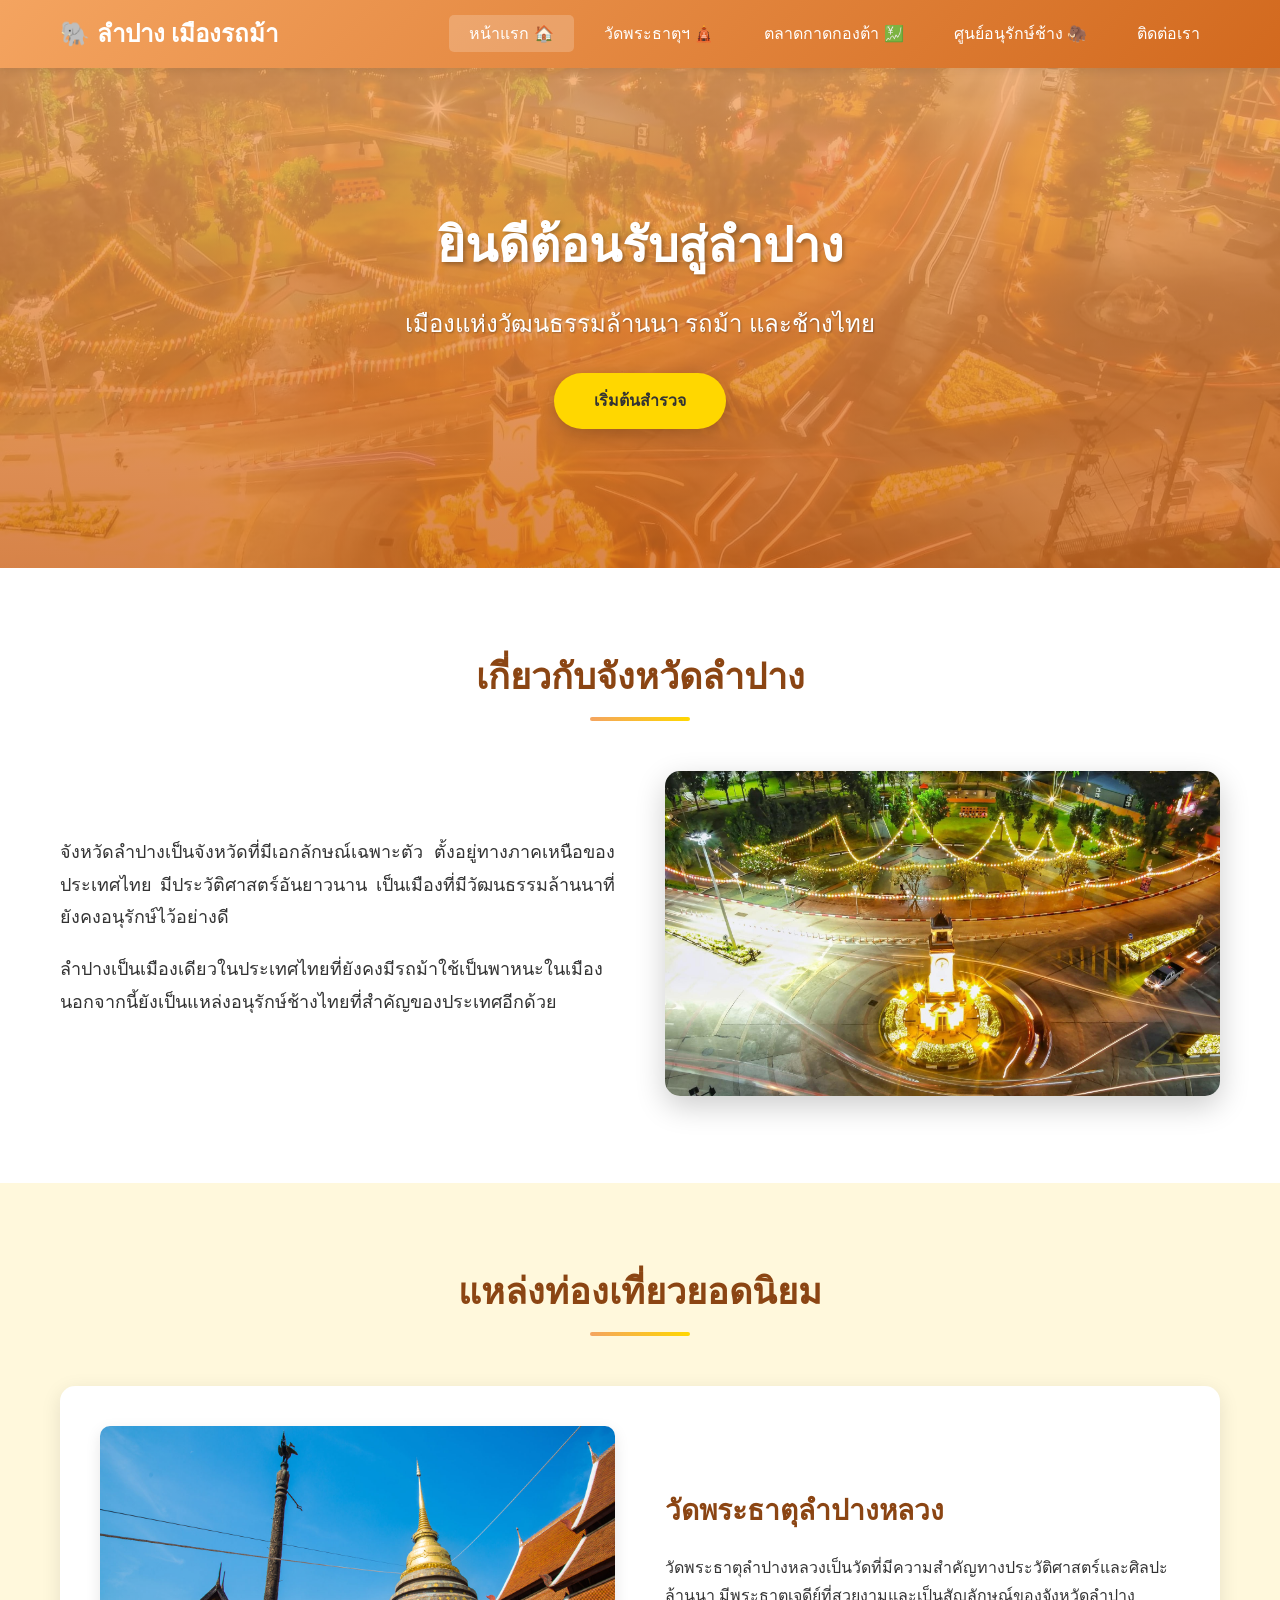
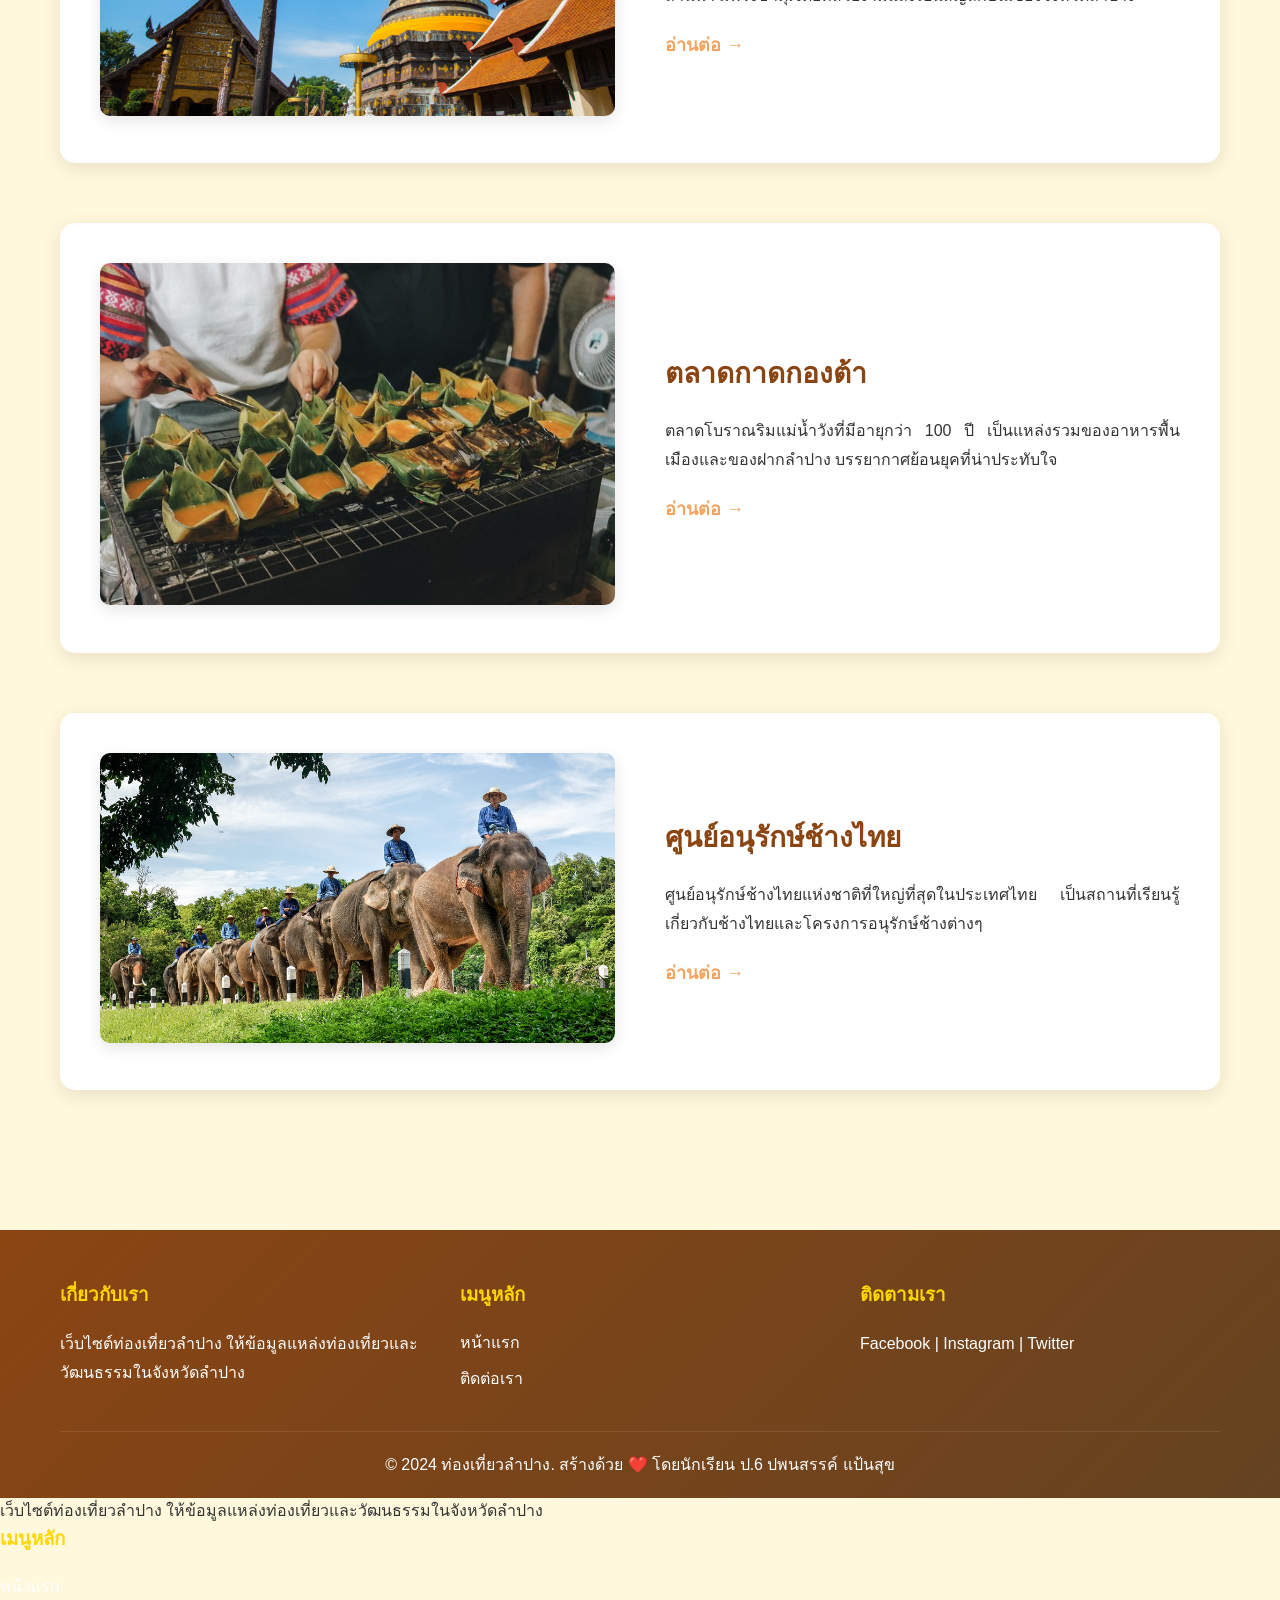
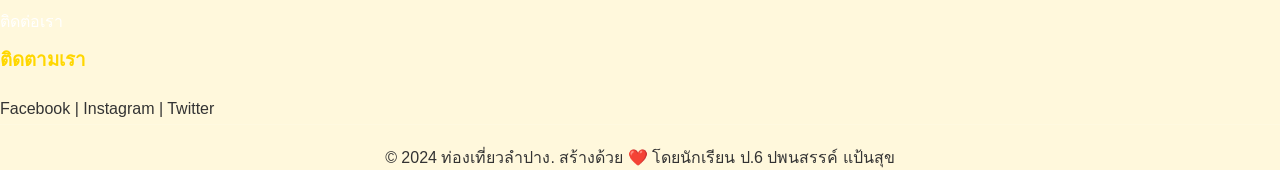
<file: index.html>
<!DOCTYPE html>
<html lang="th">
<head>
    <meta charset="UTF-8">
    <meta name="viewport" content="width=device-width, initial-scale=1.0">
    <title>ท่องเที่ยวลำปาง - เมืองรถม้า</title>
    <link rel="stylesheet" href="styles.css">
</head>
<body>
    <header>
        <div class="container">
            <div class="logo">
                <h1>🐘 ลำปาง เมืองรถม้า</h1>
            </div>
            <nav>
                <ul>
                    <li><a href="index.html" class="active">หน้าแรก 🏠</a></li>
                    <li><a href="wat-phra-that.html">วัดพระธาตุฯ 🛕</a></li>
                    <li><a href="kad-kong-ta.html">ตลาดกาดกองต้า 💹</a></li>
                    <li><a href="elephant-center.html">ศูนย์อนุรักษ์ช้าง 🦣</a></li>
                    <li><a href="contact.html">ติดต่อเรา</a></li>
                </ul>
            </nav>
        </div>
    </header>

    <section class="hero">
        <div class="hero-content">
            <h2>ยินดีต้อนรับสู่ลำปาง</h2>
            <p>เมืองแห่งวัฒนธรรมล้านนา รถม้า และช้างไทย</p>
            <a href="#attractions" class="btn">เริ่มต้นสำรวจ</a>
        </div>
    </section>

    <section class="about" id="attractions">
        <div class="container">
            <h2 class="section-title">เกี่ยวกับจังหวัดลำปาง</h2>
            <div class="content-wrapper">
                <div class="content-text">
                    <p>จังหวัดลำปางเป็นจังหวัดที่มีเอกลักษณ์เฉพาะตัว ตั้งอยู่ทางภาคเหนือของประเทศไทย มีประวัติศาสตร์อันยาวนาน เป็นเมืองที่มีวัฒนธรรมล้านนาที่ยังคงอนุรักษ์ไว้อย่างดี</p>
                    <p>ลำปางเป็นเมืองเดียวในประเทศไทยที่ยังคงมีรถม้าใช้เป็นพาหนะในเมือง นอกจากนี้ยังเป็นแหล่งอนุรักษ์ช้างไทยที่สำคัญของประเทศอีกด้วย</p>
                </div>
                <div class="content-image">
                    <img src="images/lampang1.jpg" alt="ลำปาง">
                </div>
            </div>
        </div>
    </section>
    <section class="attractions">
        <div class="container">
            <h2 class="section-title">แหล่งท่องเที่ยวยอดนิยม</h2>

            <div class="attraction-item">
                <div class="attraction-image">
                    <img src="images/Watphrathatlampangluang.jpg" alt="วัดพระธาตุลำปางหลวง">
                </div>
                <div class="attraction-content">
                    <h3>วัดพระธาตุลำปางหลวง</h3>
                    <p>วัดพระธาตุลำปางหลวงเป็นวัดที่มีความสำคัญทางประวัติศาสตร์และศิลปะล้านนา มีพระธาตุเจดีย์ที่สวยงามและเป็นสัญลักษณ์ของจังหวัดลำปาง</p>
                    <a href="wat-phra-that.html" class="btn-link">อ่านต่อ →</a>
                </div>
            </div>

            <div class="attraction-item reverse">
                <div class="attraction-content">
                    <h3>ตลาดกาดกองต้า</h3>
                    <p>ตลาดโบราณริมแม่น้ำวังที่มีอายุกว่า 100 ปี เป็นแหล่งรวมของอาหารพื้นเมืองและของฝากลำปาง บรรยากาศย้อนยุคที่น่าประทับใจ</p>
                    <a href="kad-kong-ta.html" class="btn-link">อ่านต่อ →</a>
                </div>
                <div class="attraction-image">
                    <img src="images/kongtamarket7.jpg" alt="ตลาดกาดกองต้า">
                </div>
            </div>

            <div class="attraction-item">
                <div class="attraction-image">
                    <img src="images/changthai1.jpg" alt="ศูนย์อนุรักษ์ช้างไทย">
                </div>
                <div class="attraction-content">
                    <h3>ศูนย์อนุรักษ์ช้างไทย</h3>
                    <p>ศูนย์อนุรักษ์ช้างไทยแห่งชาติที่ใหญ่ที่สุดในประเทศไทย เป็นสถานที่เรียนรู้เกี่ยวกับช้างไทยและโครงการอนุรักษ์ช้างต่างๆ</p>
                    <a href="elephant-center.html" class="btn-link">อ่านต่อ →</a>
                </div>
            </div>
        </div>
    </section>

    <footer>
        <div class="container">
            <div class="footer-content">
                <div class="footer-section">
                    <h3>เกี่ยวกับเรา</h3>
                    <p>เว็บไซต์ท่องเที่ยวลำปาง ให้ข้อมูลแหล่งท่องเที่ยวและวัฒนธรรมในจังหวัดลำปาง</p>
                </div>
                <div class="footer-section">
                    <h3>เมนูหลัก</h3>
                    <ul>
                        <li><a href="index.html">หน้าแรก</a></li>
                        <li><a href="contact.html">ติดต่อเรา</a></li>
                    </ul>
                </div>
                <div class="footer-section">
                    <h3>ติดตามเรา</h3>
                    <p>Facebook | Instagram | Twitter</p>
                </div>
            </div>
            <div class="footer-bottom">
                <p>&copy; 2024 ท่องเที่ยวลำปาง. สร้างด้วย ❤️ โดยนักเรียน ป.6 ปพนสรรค์ แป้นสุข</p>
            </div>
        </div>
    </footer>
    <p>เว็บไซต์ท่องเที่ยวลำปาง ให้ข้อมูลแหล่งท่องเที่ยวและวัฒนธรรมในจังหวัดลำปาง</p>
            </div>
            <div class="footer-section">
                <h3>เมนูหลัก</h3>
                <ul>
                    <li><a href="index.html">หน้าแรก</a></li>
                    <li><a href="contact.html">ติดต่อเรา</a></li>
                </ul>
            </div>
            <div class="footer-section">
                <h3>ติดตามเรา</h3>
                <p>Facebook | Instagram | Twitter</p>
            </div>
        </div>
        <div class="footer-bottom">
            <p>&copy; 2024 ท่องเที่ยวลำปาง. สร้างด้วย ❤️ โดยนักเรียน ป.6 ปพนสรรค์ แป้นสุข</p>
        </div>
    </div>
</footer>
</body>
</html>
</file>
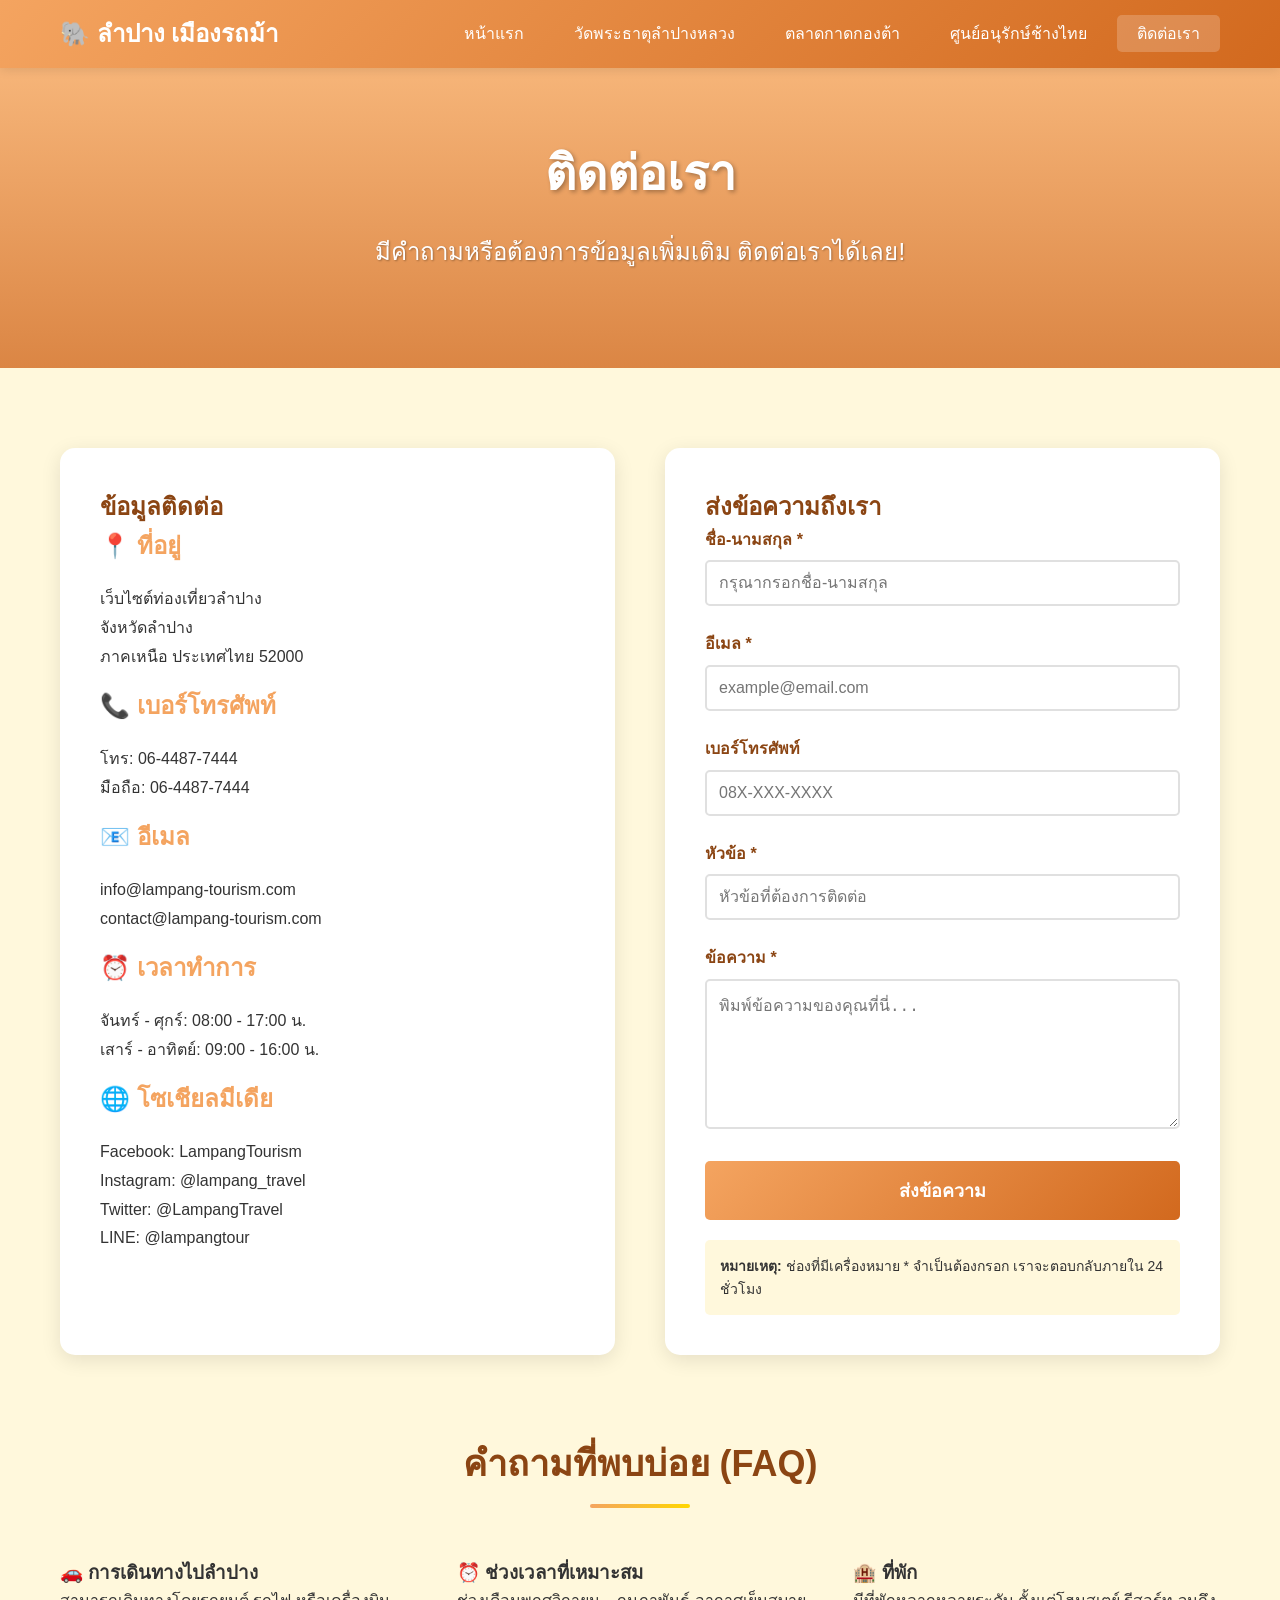
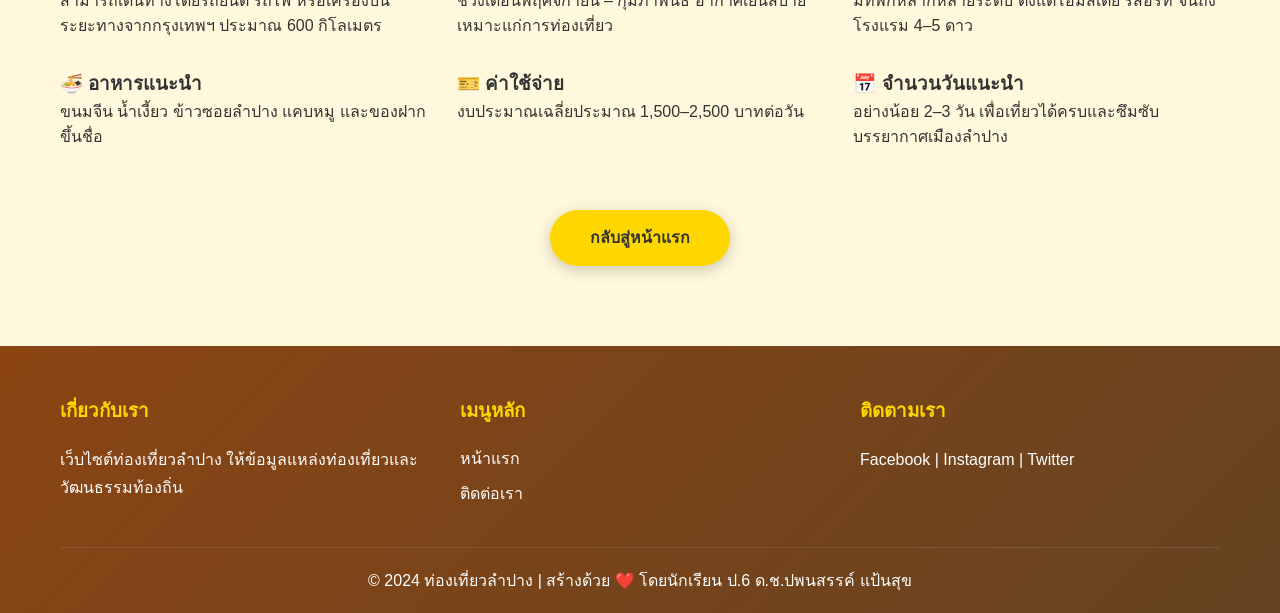
<file: contact.html>
<!DOCTYPE html>
<html lang="th">
<head>
    <meta charset="UTF-8">
    <meta name="viewport" content="width=device-width, initial-scale=1.0">
    <title>ติดต่อเรา - ท่องเที่ยวลำปาง</title>
    <link rel="stylesheet" href="styles.css">
</head>
<body>

<!-- Header และ Navigation -->
<header>
    <div class="container">
        <div class="logo">
            <h1>🐘 ลำปาง เมืองรถม้า</h1>
        </div>
        <nav>
            <ul>
                <li><a href="index.html">หน้าแรก</a></li>
                <li><a href="wat-phra-that.html">วัดพระธาตุลำปางหลวง</a></li>
                <li><a href="kad-kong-ta.html">ตลาดกาดกองต้า</a></li>
                <li><a href="elephant-center.html">ศูนย์อนุรักษ์ช้างไทย</a></li>
                <li><a href="contact.html" class="active">ติดต่อเรา</a></li>
            </ul>
        </nav>
    </div>
</header>

<!-- Hero Section -->
<section class="hero" style="height:300px; background-image: linear-gradient(rgba(244,164,96,0.8), rgba(210,105,30,0.8)), url('https://images.unsplash.com/photo-1423666639041-f56000c27a9a?w=1600&h=400&fit=crop');">
    <div class="hero-content">
        <h2>ติดต่อเรา</h2>
        <p>มีคำถามหรือต้องการข้อมูลเพิ่มเติม ติดต่อเราได้เลย!</p>
    </div>
</section>

<!-- Contact Section -->
<section class="contact-section">
<div class="container">
<div class="contact-container">

<!-- ข้อมูลติดต่อ -->
<div class="contact-info">
    <h2 style="color:#8B4513;">ข้อมูลติดต่อ</h2>

    <div>
        <h3 style="color:#F4A460;">📍 ที่อยู่</h3>
        <p>
            เว็บไซต์ท่องเที่ยวลำปาง<br>
            จังหวัดลำปาง<br>
            ภาคเหนือ ประเทศไทย 52000
        </p>
    </div>

    <div>
        <h3 style="color:#F4A460;">📞 เบอร์โทรศัพท์</h3>
        <p>
            โทร: 06-4487-7444<br>
            มือถือ: 06-4487-7444
        </p>
    </div>

    <div>
        <h3 style="color:#F4A460;">📧 อีเมล</h3>
        <p>
            info@lampang-tourism.com<br>
            contact@lampang-tourism.com
        </p>
    </div>

    <div>
        <h3 style="color:#F4A460;">⏰ เวลาทำการ</h3>
        <p>
            จันทร์ - ศุกร์: 08:00 - 17:00 น.<br>
            เสาร์ - อาทิตย์: 09:00 - 16:00 น.
        </p>
    </div>

    <div>
        <h3 style="color:#F4A460;">🌐 โซเชียลมีเดีย</h3>
        <p>
            Facebook: LampangTourism<br>
            Instagram: @lampang_travel<br>
            Twitter: @LampangTravel<br>
            LINE: @lampangtour
        </p>
    </div>
</div>

<!-- ฟอร์มติดต่อ -->
<div class="contact-form">
    <h2 style="color:#8B4513;">ส่งข้อความถึงเรา</h2>
    <form>
        <div class="form-group">
            <label for="name">ชื่อ-นามสกุล *</label>
            <input type="text" id="name" name="name" required placeholder="กรุณากรอกชื่อ-นามสกุล">
        </div>

        <div class="form-group">
            <label for="email">อีเมล *</label>
            <input type="email" id="email" name="email" required placeholder="example@email.com">
        </div>

        <div class="form-group">
            <label for="phone">เบอร์โทรศัพท์</label>
            <input type="tel" id="phone" name="phone" placeholder="08X-XXX-XXXX">
        </div>

        <div class="form-group">
            <label for="subject">หัวข้อ *</label>
            <input type="text" id="subject" name="subject" required placeholder="หัวข้อที่ต้องการติดต่อ">
        </div>

        <div class="form-group">
            <label for="message">ข้อความ *</label>
            <textarea id="message" name="message" required placeholder="พิมพ์ข้อความของคุณที่นี่..."></textarea>
        </div>

        <button type="submit" class="submit-btn">ส่งข้อความ</button>
    </form>

    <div style="margin-top:20px; background:#FFF8DC; padding:15px; border-radius:5px;">
        <p style="font-size:14px; margin:0;">
            <strong>หมายเหตุ:</strong> ช่องที่มีเครื่องหมาย * จำเป็นต้องกรอก
            เราจะตอบกลับภายใน 24 ชั่วโมง
        </p>
    </div>
</div>

</div>

<!-- FAQ -->
<div style="margin-top:80px;">
<h2 class="section-title">คำถามที่พบบ่อย (FAQ)</h2>

<div style="display:grid; grid-template-columns:repeat(auto-fit,minmax(300px,1fr)); gap:30px;">
    <div class="faq-box">
        <h3>🚗 การเดินทางไปลำปาง</h3>
        <p>สามารถเดินทางโดยรถยนต์ รถไฟ หรือเครื่องบิน ระยะทางจากกรุงเทพฯ ประมาณ 600 กิโลเมตร</p>
    </div>

    <div class="faq-box">
        <h3>⏰ ช่วงเวลาที่เหมาะสม</h3>
        <p>ช่วงเดือนพฤศจิกายน – กุมภาพันธ์ อากาศเย็นสบาย เหมาะแก่การท่องเที่ยว</p>
    </div>

    <div class="faq-box">
        <h3>🏨 ที่พัก</h3>
        <p>มีที่พักหลากหลายระดับ ตั้งแต่โฮมสเตย์ รีสอร์ท จนถึงโรงแรม 4–5 ดาว</p>
    </div>

    <div class="faq-box">
        <h3>🍜 อาหารแนะนำ</h3>
        <p>ขนมจีน น้ำเงี้ยว ข้าวซอยลำปาง แคบหมู และของฝากขึ้นชื่อ</p>
    </div>

    <div class="faq-box">
        <h3>🎫 ค่าใช้จ่าย</h3>
        <p>งบประมาณเฉลี่ยประมาณ 1,500–2,500 บาทต่อวัน</p>
    </div>

    <div class="faq-box">
        <h3>📅 จำนวนวันแนะนำ</h3>
        <p>อย่างน้อย 2–3 วัน เพื่อเที่ยวได้ครบและซึมซับบรรยากาศเมืองลำปาง</p>
    </div>
</div>
</div>

<!-- ปุ่มกลับหน้าแรก -->
<div style="margin-top:60px; text-align:center;">
    <a href="index.html" class="btn">กลับสู่หน้าแรก</a>
</div>

</div>
</section>

<!-- Footer -->
<footer>
    <div class="container">
        <div class="footer-content">
            <div class="footer-section">
                <h3>เกี่ยวกับเรา</h3>
                <p>เว็บไซต์ท่องเที่ยวลำปาง ให้ข้อมูลแหล่งท่องเที่ยวและวัฒนธรรมท้องถิ่น</p>
            </div>
            <div class="footer-section">
                <h3>เมนูหลัก</h3>
                <ul>
                    <li><a href="index.html">หน้าแรก</a></li>
                    <li><a href="contact.html">ติดต่อเรา</a></li>
                </ul>
            </div>
            <div class="footer-section">
                <h3>ติดตามเรา</h3>
                <p>Facebook | Instagram | Twitter</p>
            </div>
        </div>
        <div class="footer-bottom">
            <p>&copy; 2024 ท่องเที่ยวลำปาง | สร้างด้วย ❤️ โดยนักเรียน ป.6 ด.ช.ปพนสรรค์ แป้นสุข</p>
        </div>
    </div>
</footer>

</body>
</html>
</file>
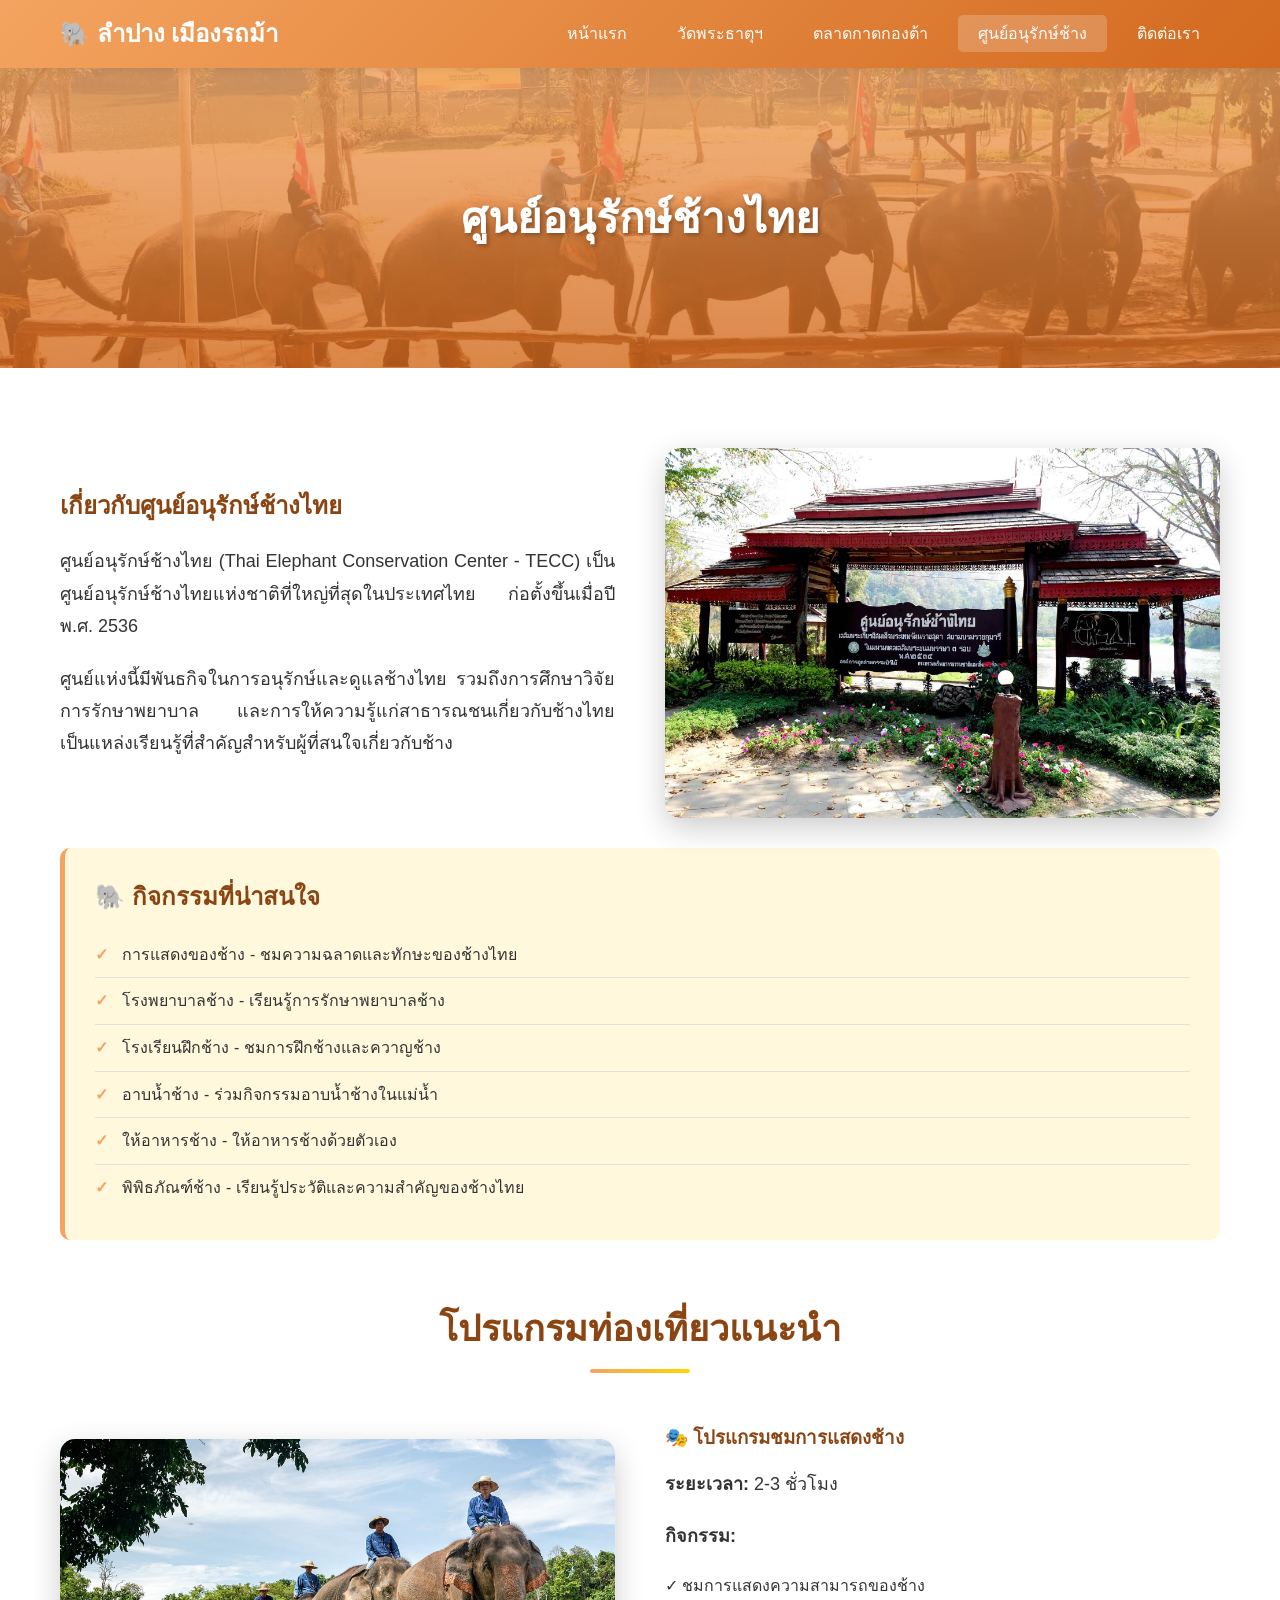
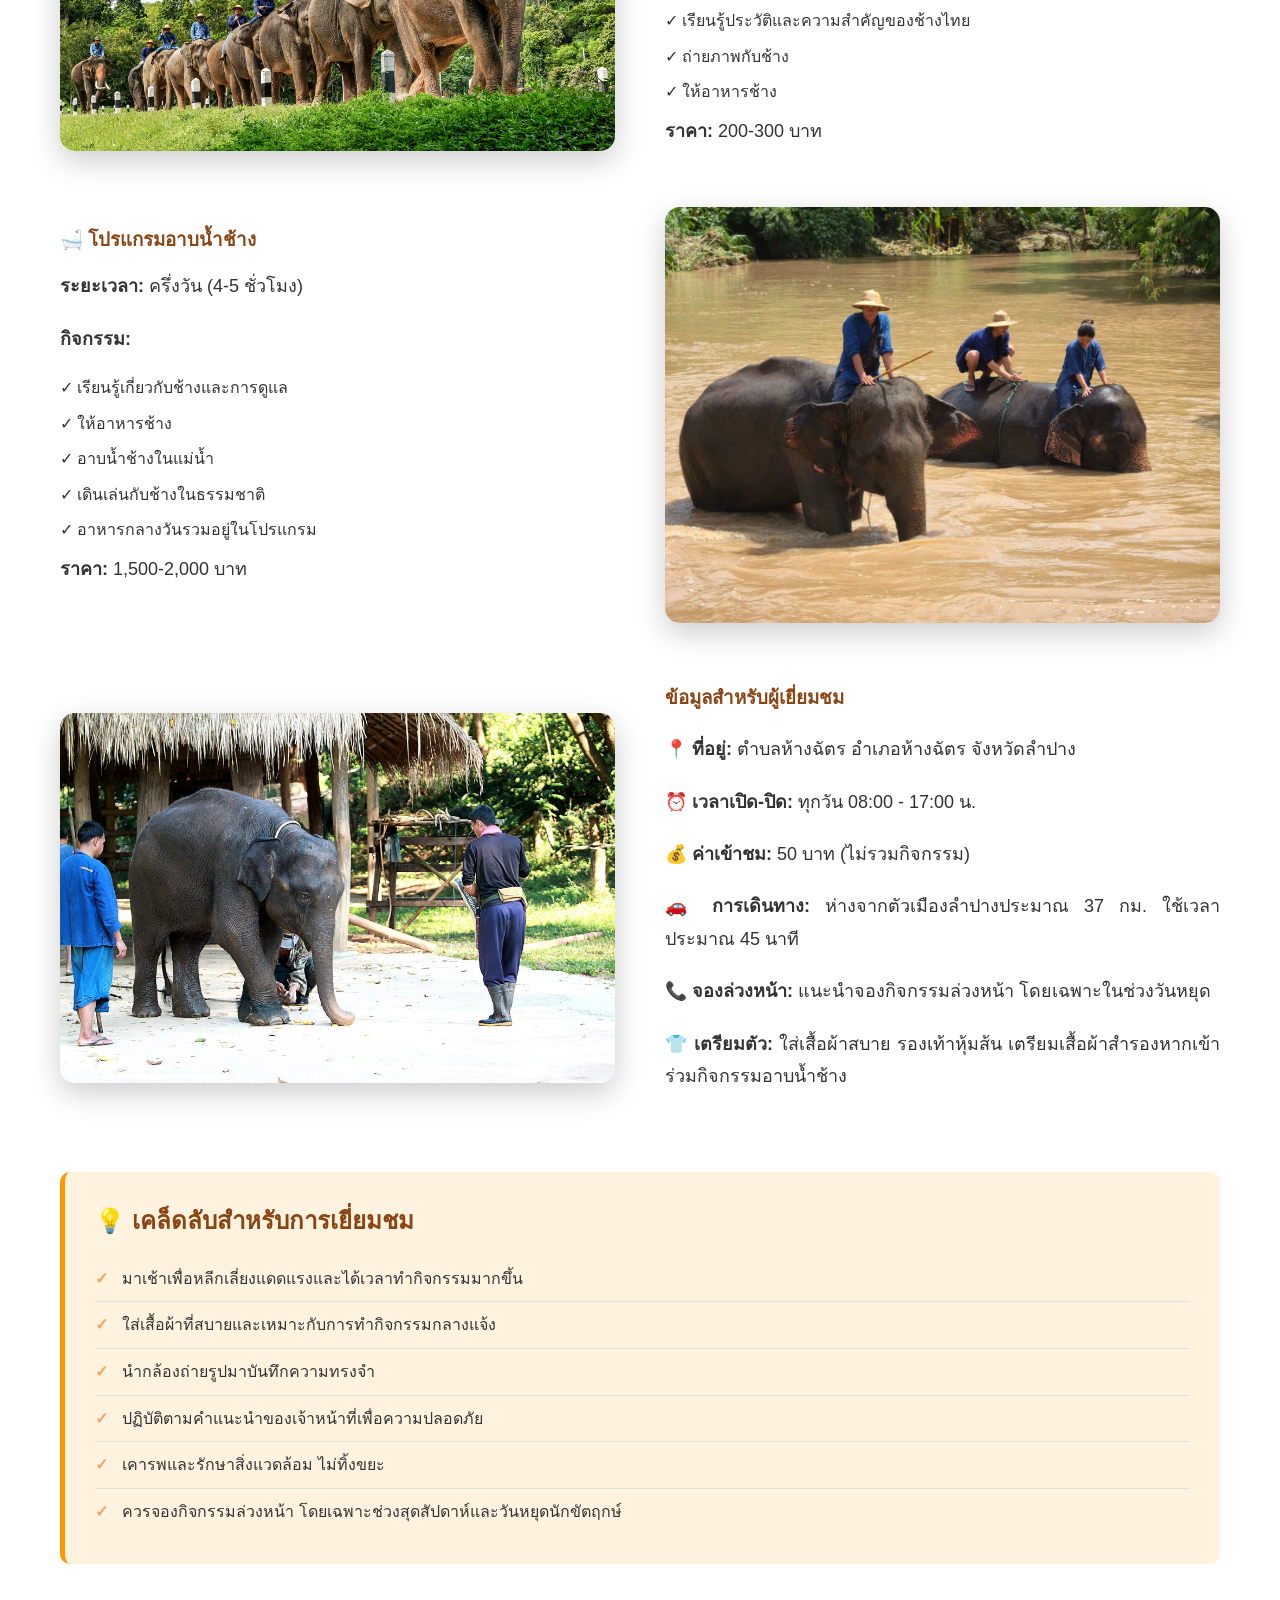
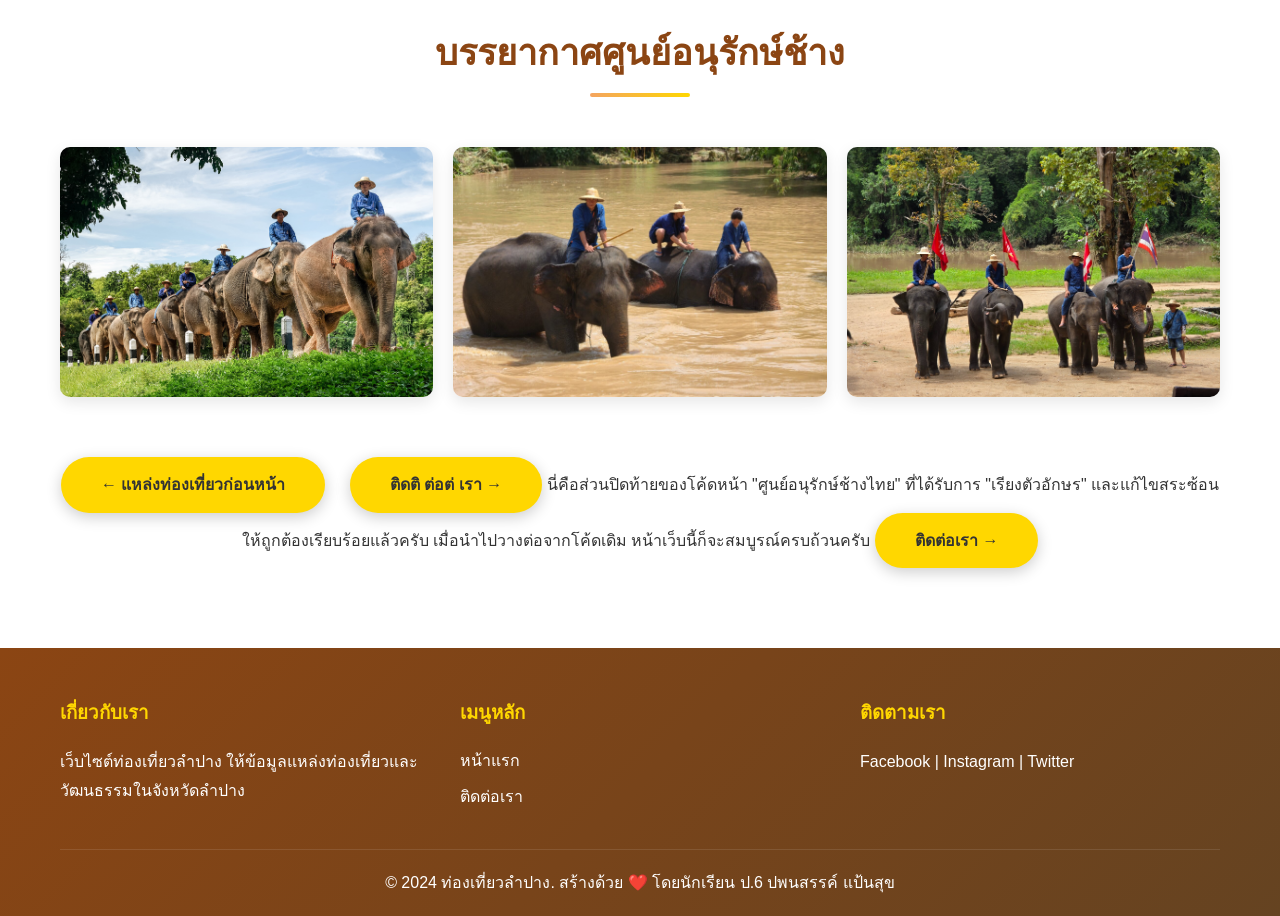
<file: elephant-center.html>
<html lang="th">
<head>
    <meta charset="UTF-8">
    <meta name="viewport" content="width=device-width, initial-scale=1.0">
    <title>ศูนย์อนุรักษ์ช้างไทย - ท่องเที่ยวลำปาง</title>
    <link rel="stylesheet" href="styles.css">
</head>
<bod>
    <header>
        <div class="container">
            <div class="logo">
                <h1>🐘 ลำปาง เมืองรถม้า</h1>
            </div>
            <nav>
                <ul>
                    <li><a href="index.html">หน้าแรก</a></li>
                    <li><a href="wat-phra-that.html">วัดพระธาตุฯ</a></li>
                    <li><a href="kad-kong-ta.html">ตลาดกาดกองต้า</a></li>
                    <li><a href="elephant-center.html" class="active">ศูนย์อนุรักษ์ช้าง</a></li>
                    <li><a href="contact.html">ติดต่อเรา</a></li>
                </ul>
            </nav>
        </div>
    </header>

    <section class="detail-hero" style="background-image: linear-gradient(rgba(244, 164, 96, 0.8), rgba(210, 105, 30, 0.8)), url('images/changthai0.jpeg');">
        <h2>ศูนย์อนุรักษ์ช้างไทย</h2>
    </section>

    <section class="detail-content">
        <div class="container">
            <div class="content-wrapper">
                <div class="content-text">
                    <h2 style="color: #8B4513; margin-bottom: 20px;">เกี่ยวกับศูนย์อนุรักษ์ช้างไทย</h2>
                    <p>ศูนย์อนุรักษ์ช้างไทย (Thai Elephant Conservation Center - TECC) เป็นศูนย์อนุรักษ์ช้างไทยแห่งชาติที่ใหญ่ที่สุดในประเทศไทย ก่อตั้งขึ้นเมื่อปี พ.ศ. 2536</p>
                    <p>ศูนย์แห่งนี้มีพันธกิจในการอนุรักษ์และดูแลช้างไทย รวมถึงการศึกษาวิจัย การรักษาพยาบาล และการให้ความรู้แก่สาธารณชนเกี่ยวกับช้างไทย เป็นแหล่งเรียนรู้ที่สำคัญสำหรับผู้ที่สนใจเกี่ยวกับช้าง</p>
                </div>
                <div class="content-image">
                    <img src="images/changthai01.jpeg" alt="ศูนย์อนุรักษ์ช้างไทย">
                </div>
            </div>
            <div class="info-box">
                <h3>🐘 กิจกรรมที่น่าสนใจ</h3>
                <ul>
                    <li>การแสดงของช้าง - ชมความฉลาดและทักษะของช้างไทย</li>
                    <li>โรงพยาบาลช้าง - เรียนรู้การรักษาพยาบาลช้าง</li>
                    <li>โรงเรียนฝึกช้าง - ชมการฝึกช้างและควาญช้าง</li>
                    <li>อาบน้ำช้าง - ร่วมกิจกรรมอาบน้ำช้างในแม่น้ำ</li>
                    <li>ให้อาหารช้าง - ให้อาหารช้างด้วยตัวเอง</li>
                    <li>พิพิธภัณฑ์ช้าง - เรียนรู้ประวัติและความสำคัญของช้างไทย</li>
                </ul>
            </div>
    
            <div style="margin-top: 60px;">
                <h2 class="section-title">โปรแกรมท่องเที่ยวแนะนำ</h2>
    
                <div class="content-wrapper" style="margin-bottom: 40px;">
                    <div class="content-image">
                        <img src="images/changthai1.jpg" alt="การแสดงช้าง">
                    </div>
                    <div class="content-text">
                        <h3 style="color: #8B4513; margin-bottom: 15px;">🎭 โปรแกรมชมการแสดงช้าง</h3>
                        <p><strong>ระยะเวลา:</strong> 2-3 ชั่วโมง</p>
                        <p><strong>กิจกรรม:</strong></p>
                        <ul style="list-style: none; padding-left: 0;">
                            <li style="margin-bottom: 10px;">✓ ชมการแสดงความสามารถของช้าง</li>
                            <li style="margin-bottom: 10px;">✓ เรียนรู้ประวัติและความสำคัญของช้างไทย</li>
                            <li style="margin-bottom: 10px;">✓ ถ่ายภาพกับช้าง</li>
                            <li style="margin-bottom: 10px;">✓ ให้อาหารช้าง</li>
                        </ul>
                        <p><strong>ราคา:</strong> 200-300 บาท</p>
                    </div>
                </div>
    
                <div class="content-wrapper">
                    <div class="content-text">
                        <h3 style="color: #8B4513; margin-bottom: 15px;">🛁 โปรแกรมอาบน้ำช้าง</h3>
                        <p><strong>ระยะเวลา:</strong> ครึ่งวัน (4-5 ชั่วโมง)</p>
                        <p><strong>กิจกรรม:</strong></p>
                        <ul style="list-style: none; padding-left: 0;">
                            <li style="margin-bottom: 10px;">✓ เรียนรู้เกี่ยวกับช้างและการดูแล</li>
                            <li style="margin-bottom: 10px;">✓ ให้อาหารช้าง</li>
                            <li style="margin-bottom: 10px;">✓ อาบน้ำช้างในแม่น้ำ</li>
                            <li style="margin-bottom: 10px;">✓ เดินเล่นกับช้างในธรรมชาติ</li>
                            <li style="margin-bottom: 10px;">✓ อาหารกลางวันรวมอยู่ในโปรแกรม</li>
                        </ul>
                        <p><strong>ราคา:</strong> 1,500-2,000 บาท</p>
                    </div><div class="content-image">
                        <img src="images/changthai2.jpg" alt="อาบน้ำช้าง">
                    </div>
                </div>
            </div>
        
            <div class="content-wrapper" style="margin-top: 60px;">
                <div class="content-image">
                    <img src="images/changthai6.jpg" alt="ช้างน้อย">
                </div>
                <div class="content-text">
                    <h3 style="color: #8B4513; margin-bottom: 20px;">ข้อมูลสำหรับผู้เยี่ยมชม</h3>
                    <p><strong>📍 ที่อยู่:</strong> ตำบลห้างฉัตร อำเภอห้างฉัตร จังหวัดลำปาง</p>
                    <p><strong>⏰ เวลาเปิด-ปิด:</strong> ทุกวัน 08:00 - 17:00 น.</p>
                    <p><strong>💰 ค่าเข้าชม:</strong> 50 บาท (ไม่รวมกิจกรรม)</p>
                    <p><strong>🚗 การเดินทาง:</strong> ห่างจากตัวเมืองลำปางประมาณ 37 กม. ใช้เวลาประมาณ 45 นาที</p>
                    <p><strong>📞 จองล่วงหน้า:</strong> แนะนำจองกิจกรรมล่วงหน้า โดยเฉพาะในช่วงวันหยุด</p>
                    <p><strong>👕 เตรียมตัว:</strong> ใส่เสื้อผ้าสบาย รองเท้าหุ้มส้น เตรียมเสื้อผ้าสำรองหากเข้าร่วมกิจกรรมอาบน้ำช้าง</p>
                </div>
            </div>
        
            <div class="info-box" style="margin-top: 60px; background-color: #FFF3E0; border-left-color: #FF9800;">
                <h3>💡 เคล็ดลับสำหรับการเยี่ยมชม</h3>
                <ul>
                    <li>มาเช้าเพื่อหลีกเลี่ยงแดดแรงและได้เวลาทำกิจกรรมมากขึ้น</li>
                    <li>ใส่เสื้อผ้าที่สบายและเหมาะกับการทำกิจกรรมกลางแจ้ง</li>
                    <li>นำกล้องถ่ายรูปมาบันทึกความทรงจำ</li>
                    <li>ปฏิบัติตามคำแนะนำของเจ้าหน้าที่เพื่อความปลอดภัย</li>
                    <li>เคารพและรักษาสิ่งแวดล้อม ไม่ทิ้งขยะ</li>
                    <li>ควรจองกิจกรรมล่วงหน้า โดยเฉพาะช่วงสุดสัปดาห์และวันหยุดนักขัตฤกษ์</li>
                </ul>
            </div>
        
            <div style="margin-top: 60px;">
                <h2 class="section-title">บรรยากาศศูนย์อนุรักษ์ช้าง</h2>
                <div class="gallery">
                    <img src="images/changthai1.jpg" alt="ช้าง 1">
                    <img src="images/changthai2.jpg" alt="ช้าง 2">
                    <img src="images/changthai3.jpg" alt="ช้าง 3">
                </div>
            </div>
        
            <div style="margin-top: 60px; text-align: center;">
                <a href="kad-kong-ta.html" class="btn" style="margin-right: 20px;">← แหล่งท่องเที่ยวก่อนหน้า</a>
                <a href="contact.html" class="btn">ติดติ ต่อต่ เรา →</a>
                นี่คือส่วนปิดท้ายของโค้ดหน้า "ศูนย์อนุรักษ์ช้างไทย" ที่ได้รับการ "เรียงตัวอักษร" และแก้ไขสระซ้อนให้ถูกต้องเรียบร้อยแล้วครับ เมื่อนำไปวางต่อจากโค้ดเดิม หน้าเว็บนี้ก็จะสมบูรณ์ครบถ้วนครับ

                
                        <a href="contact.html" class="btn">ติดต่อเรา →</a>
                    </div>
                </section>
                
                <footer>
                    <div class="container">
                        <div class="footer-content">
                            <div class="footer-section">
                                <h3>เกี่ยวกับเรา</h3>
                                <p>เว็บไซต์ท่องเที่ยวลำปาง ให้ข้อมูลแหล่งท่องเที่ยวและวัฒนธรรมในจังหวัดลำปาง</p>
                            </div>
                            <div class="footer-section">
                                <h3>เมนูหลัก</h3>
                                <ul>
                                    <li><a href="index.html">หน้าแรก</a></li>
                                    <li><a href="contact.html">ติดต่อเรา</a></li>
                                </ul>
                            </div>
                            <div class="footer-section">
                                <h3>ติดตามเรา</h3>
                                <p>Facebook | Instagram | Twitter</p>
                            </div>
                        </div>
                        <div class="footer-bottom">
                            <p>&copy; 2024 ท่องเที่ยวลำปาง. สร้างด้วย ❤️ โดยนักเรียน ป.6 ปพนสรรค์ แป้นสุข</p>
                        </div>
                    </div>
                </footer>
                </body>
                </html>
</file>
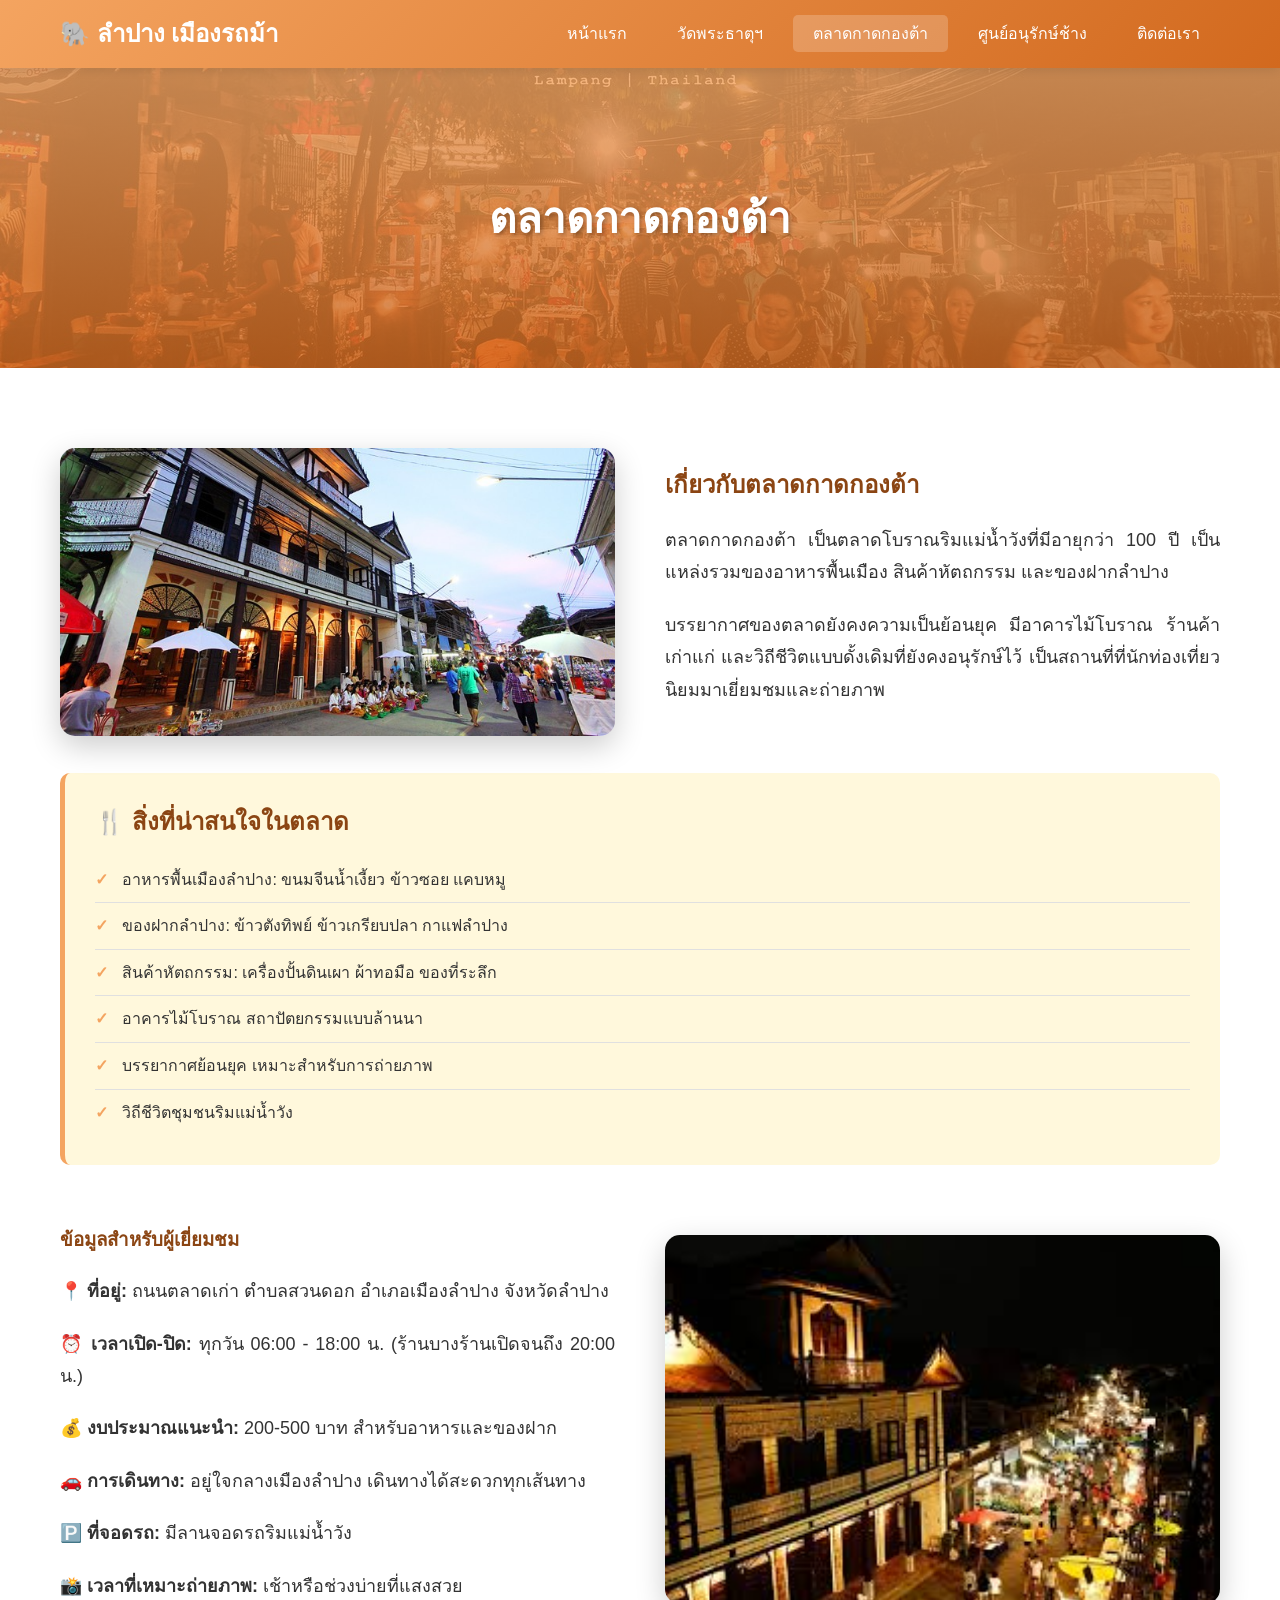
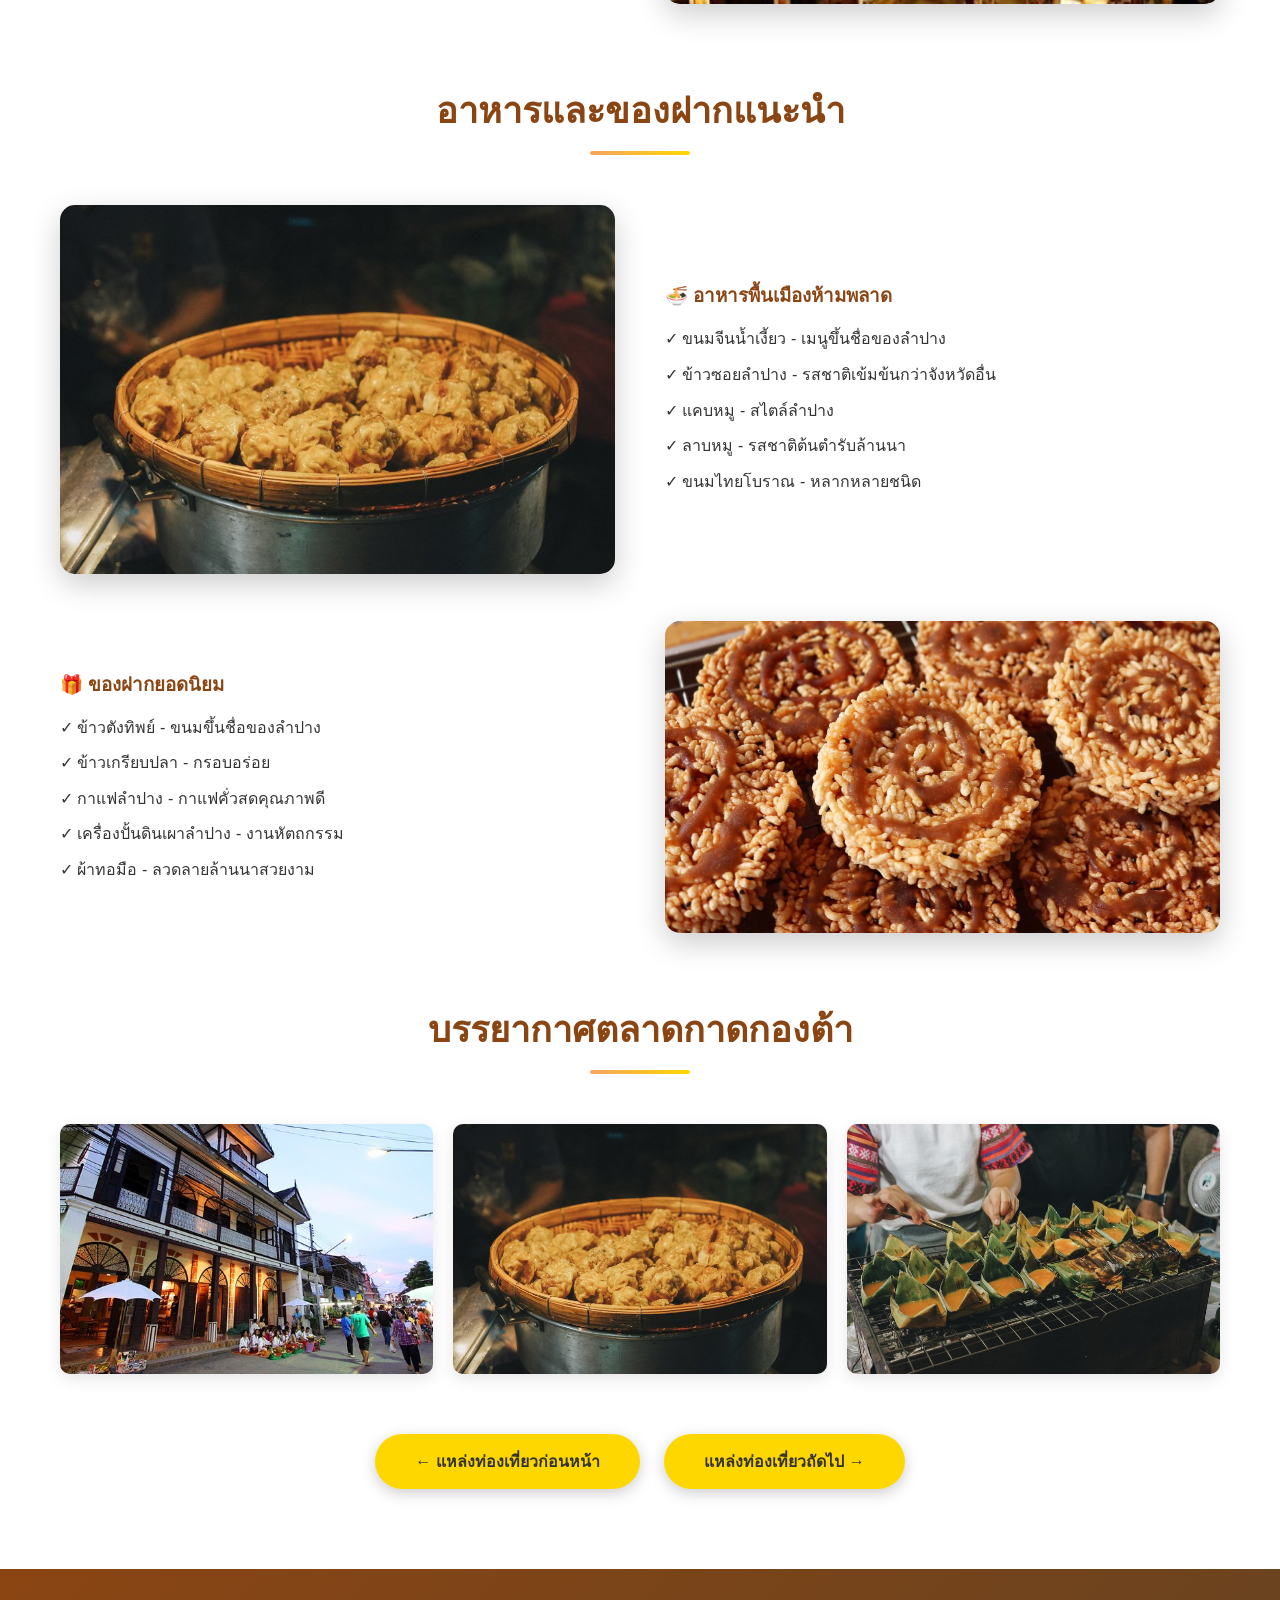
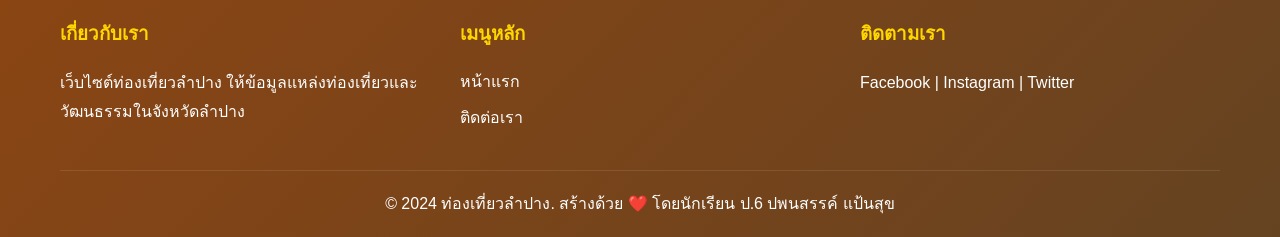
<file: kad-kong-ta.html>
<!DOCTYPE html>
<html lang="th">
<head>
    <meta charset="UTF-8">
    <meta name="viewport" content="width=device-width, initial-scale=1.0">
    <title>ตลาดกาดกองต้า - ท่องเที่ยวลำปาง</title>
    <link rel="stylesheet" href="styles.css">
</head>
<body>
    <header>
        <div class="container">
            <div class="logo">
                <h1>🐘 ลำปาง เมืองรถม้า</h1>
            </div>
            <nav>
                <ul>
                    <li><a href="index.html">หน้าแรก</a></li>
                    <li><a href="wat-phra-that.html">วัดพระธาตุฯ</a></li>
                    <li><a href="kad-kong-ta.html" class="active">ตลาดกาดกองต้า</a></li>
                    <li><a href="elephant-center.html">ศูนย์อนุรักษ์ช้าง</a></li>
                    <li><a href="contact.html">ติดต่อเรา</a></li>
                </ul>
            </nav>
        </div>
    </header>

    <section class="detail-hero" style="background-image: linear-gradient(rgba(244, 164, 96, 0.8), rgba(210, 105, 30, 0.8)), url('images/coverkongtamarket.jpg');">
        <h2>ตลาดกาดกองต้า</h2>
    </section>

    <section class="detail-content">
        <div class="container">
            <div class="content-wrapper">
                <div class="content-image">
                    <img src="images/kongtamarket1.jpg" alt="ตลาดกาดกองต้า">
                </div>
                <div class="content-text">
                    <h2 style="color: #8B4513; margin-bottom: 20px;">เกี่ยวกับตลาดกาดกองต้า</h2>
                    <p>ตลาดกาดกองต้า เป็นตลาดโบราณริมแม่น้ำวังที่มีอายุกว่า 100 ปี เป็นแหล่งรวมของอาหารพื้นเมือง สินค้าหัตถกรรม และของฝากลำปาง</p>
                    <p>บรรยากาศของตลาดยังคงความเป็นย้อนยุค มีอาคารไม้โบราณ ร้านค้าเก่าแก่ และวิถีชีวิตแบบดั้งเดิมที่ยังคงอนุรักษ์ไว้ เป็นสถานที่ที่นักท่องเที่ยวนิยมมาเยี่ยมชมและถ่ายภาพ</p>
                </div>
            </div>

            <div class="info-box">
                <h3>🍴 สิ่งที่น่าสนใจในตลาด</h3>
                <ul>
                    <li>อาหารพื้นเมืองลำปาง: ขนมจีนน้ำเงี้ยว ข้าวซอย แคบหมู</li>
                    <li>ของฝากลำปาง: ข้าวตังทิพย์ ข้าวเกรียบปลา กาแฟลำปาง</li>
                    <li>สินค้าหัตถกรรม: เครื่องปั้นดินเผา ผ้าทอมือ ของที่ระลึก</li>
                    <li>อาคารไม้โบราณ สถาปัตยกรรมแบบล้านนา</li>
                    <li>บรรยากาศย้อนยุค เหมาะสำหรับการถ่ายภาพ</li>
                    <li>วิถีชีวิตชุมชนริมแม่น้ำวัง</li>
                </ul>
            </div>

            <div class="content-wrapper" style="margin-top: 60px;">
                <div class="content-text">
                    <h3 style="color: #8B4513; margin-bottom: 20px;">ข้อมูลสำหรับผู้เยี่ยมชม</h3>
                    <p><strong>📍 ที่อยู่:</strong> ถนนตลาดเก่า ตำบลสวนดอก อำเภอเมืองลำปาง จังหวัดลำปาง</p>
                    <p><strong>⏰ เวลาเปิด-ปิด:</strong> ทุกวัน 06:00 - 18:00 น. (ร้านบางร้านเปิดจนถึง 20:00 น.)</p>
                    <p><strong>💰 งบประมาณแนะนำ:</strong> 200-500 บาท สำหรับอาหารและของฝาก</p>
                    <p><strong>🚗 การเดินทาง:</strong> อยู่ใจกลางเมืองลำปาง เดินทางได้สะดวกทุกเส้นทาง</p>
                    <p><strong>🅿️ ที่จอดรถ:</strong> มีลานจอดรถริมแม่น้ำวัง</p>
                    <p><strong>📸 เวลาที่เหมาะถ่ายภาพ:</strong> เช้าหรือช่วงบ่ายที่แสงสวย</p>
                </div>
                <div class="content-image">
                    <img src="images/kongtamarket3.jpg" alt="บรรยากาศตลาด">
                </div>
            </div>

            <div style="margin-top: 60px;">
                <h2 class="section-title">อาหารและของฝากแนะนำ</h2>
                <div class="content-wrapper" style="margin-bottom: 40px;">
                    <div class="content-image">
                        <img src="images/kongtamarket6.jpg" alt="อาหารพื้นเมือง">
                    </div>
                    <div class="content-text">
                        <h3 style="color: #8B4513; margin-bottom: 15px;">🍜 อาหารพื้นเมืองห้ามพลาด</h3>
                        <ul style="list-style: none; padding-left: 0;">
                            <li style="margin-bottom: 10px;">✓ ขนมจีนน้ำเงี้ยว - เมนูขึ้นชื่อของลำปาง</li>
                            <li style="margin-bottom: 10px;">✓ ข้าวซอยลำปาง - รสชาติเข้มข้นกว่าจังหวัดอื่น</li>
                            <li style="margin-bottom: 10px;">✓ แคบหมู - สไตล์ลำปาง</li>
                            <li style="margin-bottom: 10px;">✓ ลาบหมู - รสชาติต้นตำรับล้านนา</li>
                            <li style="margin-bottom: 10px;">✓ ขนมไทยโบราณ - หลากหลายชนิด</li>
                        </ul>
                    </div>
                </div>

                <div class="content-wrapper">
                    <div class="content-text">
                        <h3 style="color: #8B4513; margin-bottom: 15px;">🎁 ของฝากยอดนิยม</h3>
                        <ul style="list-style: none; padding-left: 0;">
                            <li style="margin-bottom: 10px;">✓ ข้าวตังทิพย์ - ขนมขึ้นชื่อของลำปาง</li>
                            <li style="margin-bottom: 10px;">✓ ข้าวเกรียบปลา - กรอบอร่อย</li>
                            <li style="margin-bottom: 10px;">✓ กาแฟลำปาง - กาแฟคั่วสดคุณภาพดี</li>
                            <li style="margin-bottom: 10px;">✓ เครื่องปั้นดินเผาลำปาง - งานหัตถกรรม</li>
                            <li style="margin-bottom: 10px;">✓ ผ้าทอมือ - ลวดลายล้านนาสวยงาม</li>
                        </ul>
                    </div>
                    <div class="content-image">
                        <img src="images/kong0.jpg" alt="ของฝาก">
                    </div>
                </div>
            </div>

            <div style="margin-top: 60px;">
                <h2 class="section-title">บรรยากาศตลาดกาดกองต้า</h2>
                <div class="gallery">
                    <img src="images/kongtamarket1.jpg" alt="ตลาด 1">
                    <img src="images/kongtamarket6.jpg" alt="ตลาด 2">
                    <img src="images/kongtamarket7.jpg" alt="อาหาร">
                </div>
            </div>

            <div style="margin-top: 60px; text-align: center;">
                <a href="wat-phra-that.html" class="btn" style="margin-right: 20px;">← แหล่งท่องเที่ยวก่อนหน้า</a>
                <a href="elephant-center.html" class="btn">แหล่งท่องเที่ยวถัดไป →</a>
            </div>
        </div>
    </section>

    <footer>
        <div class="container">
            <div class="footer-content">
                <div class="footer-section">
                    <h3>เกี่ยวกับเรา</h3>
                    <p>เว็บไซต์ท่องเที่ยวลำปาง ให้ข้อมูลแหล่งท่องเที่ยวและวัฒนธรรมในจังหวัดลำปาง</p>
                </div>
                <div class="footer-section">
                    <h3>เมนูหลัก</h3>
                    <ul>
                        <li><a href="index.html">หน้าแรก</a></li>
                        <li><a href="contact.html">ติดต่อเรา</a></li>
                    </ul>
                </div>
                <div class="footer-section">
                    <h3>ติดตามเรา</h3>
                    <p>Facebook | Instagram | Twitter</p>
                </div>
            </div>
            <div class="footer-bottom">
                <p>&copy; 2024 ท่องเที่ยวลำปาง. สร้างด้วย ❤️ โดยนักเรียน ป.6 ปพนสรรค์ แป้นสุข</p>
            </div>
        </div>
    </footer>
</body>
</html>
</file>
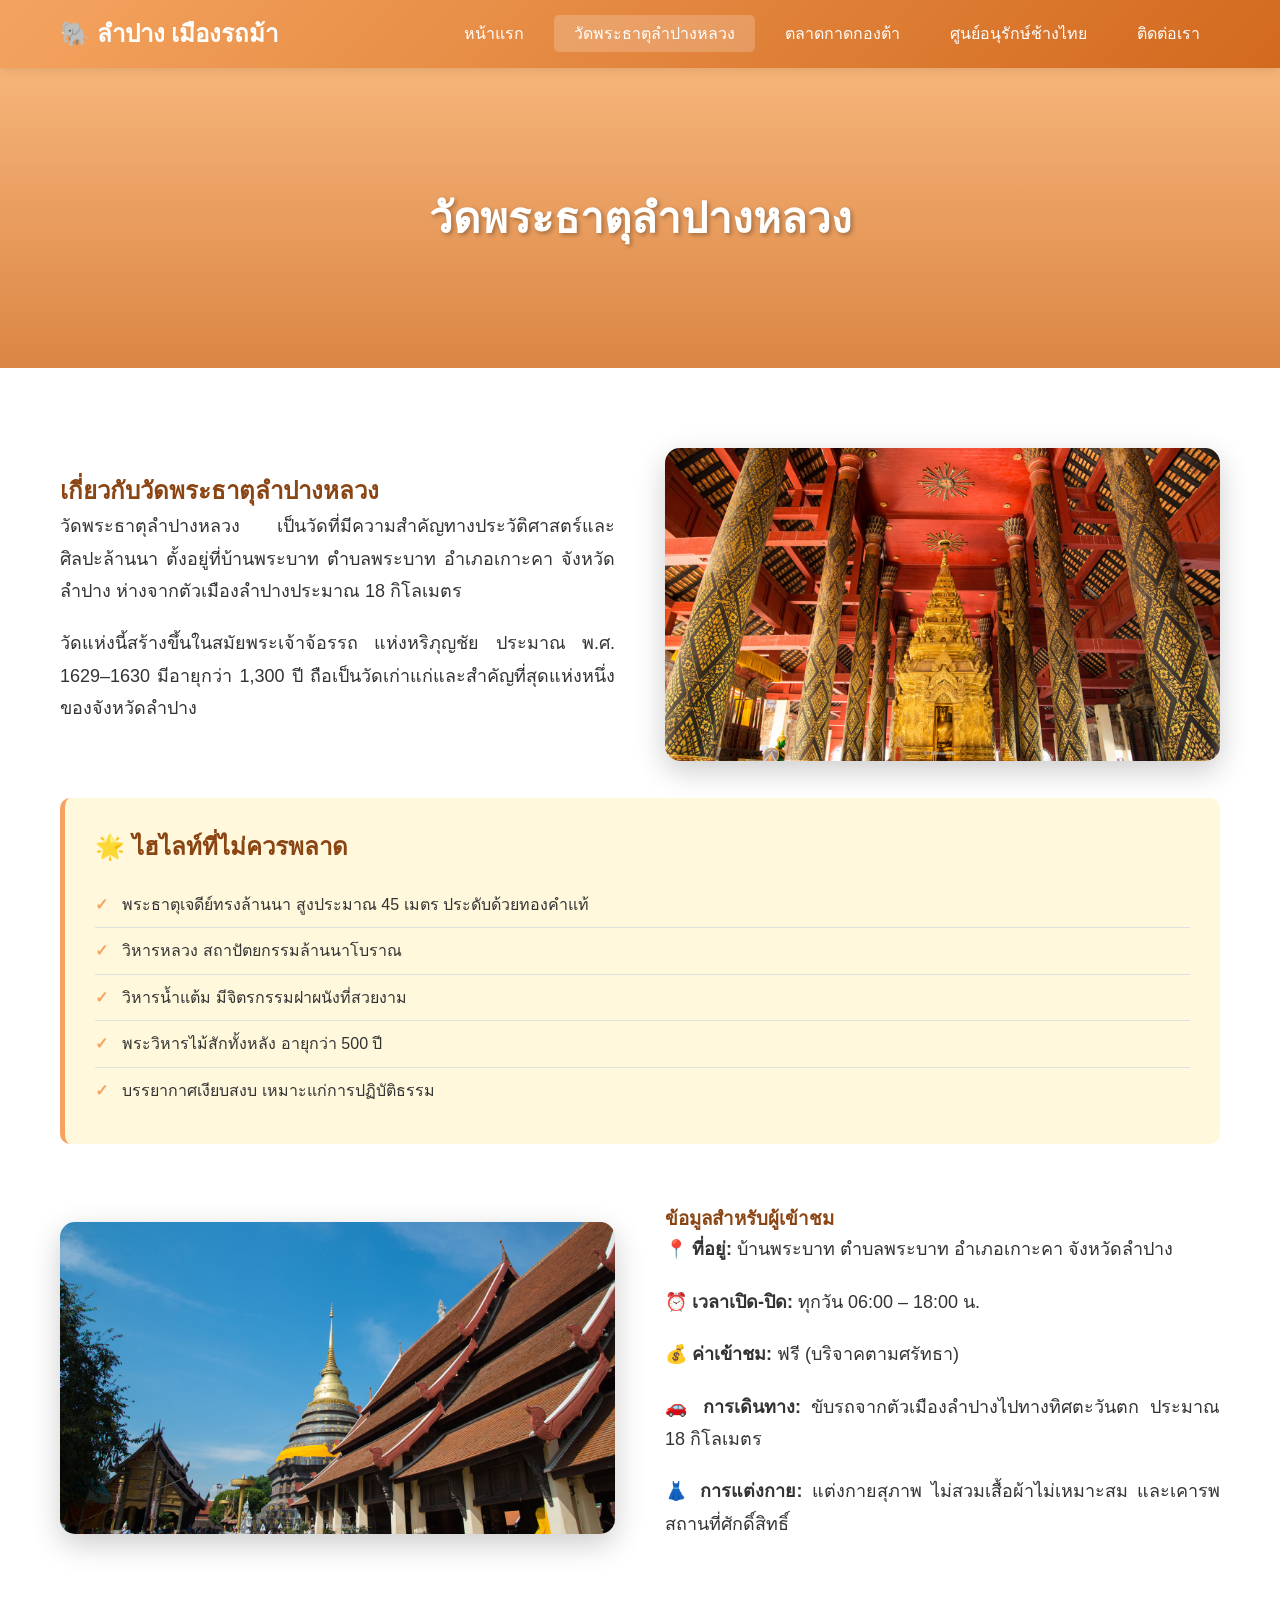
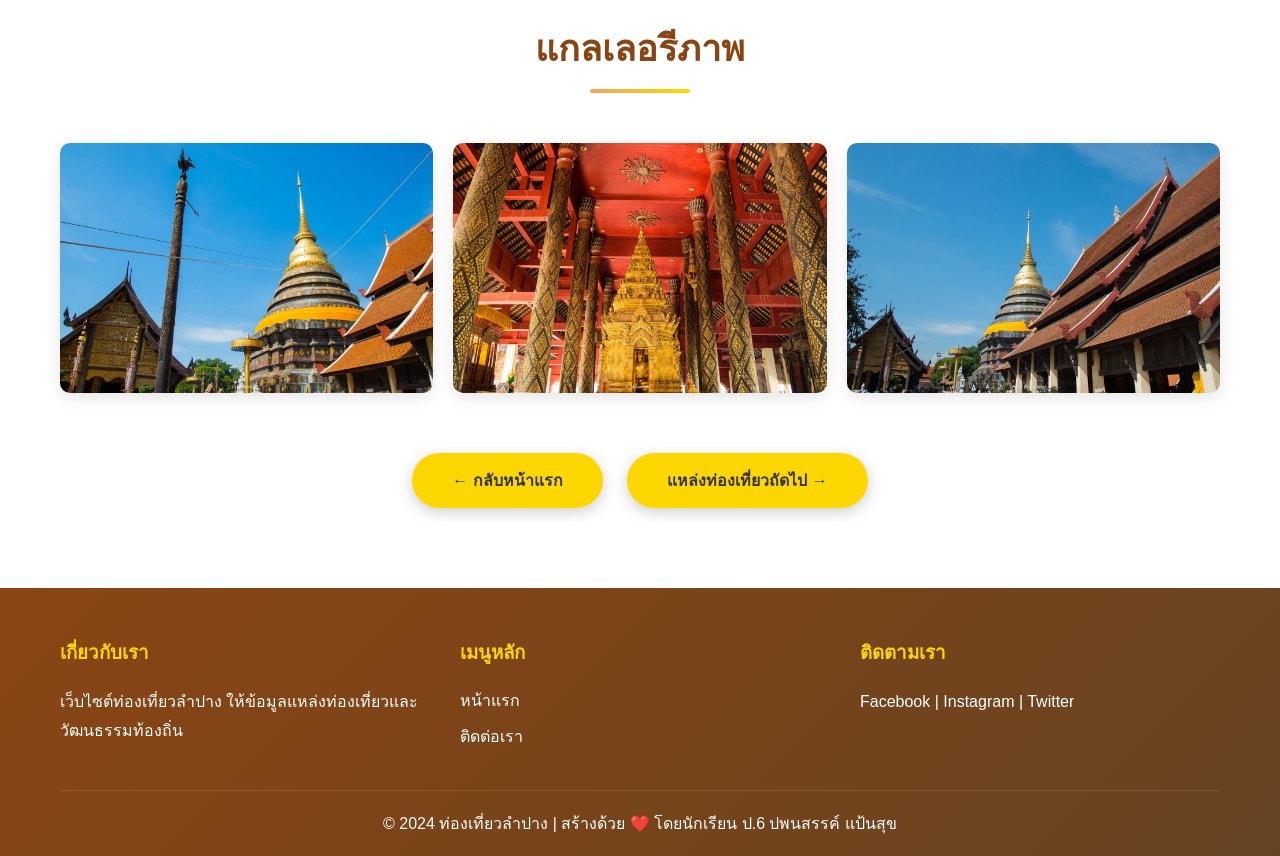
<file: wat-phra-that.html>
<!DOCTYPE html>
<html lang="th">
<head>
    <meta charset="UTF-8">
    <meta name="viewport" content="width=device-width, initial-scale=1.0">
    <title>วัดพระธาตุลำปางหลวง - ท่องเที่ยวลำปาง</title>
    <link rel="stylesheet" href="styles.css">
</head>
<body>

<!-- Header และ Navigation -->
<header>
    <div class="container">
        <div class="logo">
            <h1>🐘 ลำปาง เมืองรถม้า</h1>
        </div>
        <nav>
            <ul>
                <li><a href="index.html">หน้าแรก</a></li>
                <li><a href="wat-phra-that.html" class="active">วัดพระธาตุลำปางหลวง</a></li>
                <li><a href="kad-kong-ta.html">ตลาดกาดกองต้า</a></li>
                <li><a href="elephant-center.html">ศูนย์อนุรักษ์ช้างไทย</a></li>
                <li><a href="contact.html">ติดต่อเรา</a></li>
            </ul>
        </nav>
    </div>
</header>

<!-- Hero Section -->
<section class="detail-hero" style="background-image: linear-gradient(rgba(244,164,96,0.8), rgba(210,105,30,0.8)), url('https://images.unsplash.com/photo-1551882547-ff40c63fe5fa?w=1600&h=400&fit=crop');">
    <h2>วัดพระธาตุลำปางหลวง</h2>
</section>

<!-- Detail Content -->
<section class="detail-content">
<div class="container">

<!-- เนื้อหาหลัก -->
<div class="content-wrapper">
    <div class="content-text">
        <h2 style="color:#8B4513;">เกี่ยวกับวัดพระธาตุลำปางหลวง</h2>
        <p>
            วัดพระธาตุลำปางหลวง เป็นวัดที่มีความสำคัญทางประวัติศาสตร์และศิลปะล้านนา
            ตั้งอยู่ที่บ้านพระบาท ตำบลพระบาท อำเภอเกาะคา จังหวัดลำปาง
            ห่างจากตัวเมืองลำปางประมาณ 18 กิโลเมตร
        </p>
        <p>
            วัดแห่งนี้สร้างขึ้นในสมัยพระเจ้าจ้อรรถ แห่งหริภุญชัย
            ประมาณ พ.ศ. 1629–1630 มีอายุกว่า 1,300 ปี
            ถือเป็นวัดเก่าแก่และสำคัญที่สุดแห่งหนึ่งของจังหวัดลำปาง
        </p>
    </div>
    <div class="content-image">
        <img src="images/Watphrathatlampangluang2.jpg" alt="วัดพระธาตุลำปางหลวง">
    </div>
</div>

<!-- ไฮไลท์ -->
<div class="info-box">
    <h3>🌟 ไฮไลท์ที่ไม่ควรพลาด</h3>
    <ul>
        <li>พระธาตุเจดีย์ทรงล้านนา สูงประมาณ 45 เมตร ประดับด้วยทองคำแท้</li>
        <li>วิหารหลวง สถาปัตยกรรมล้านนาโบราณ</li>
        <li>วิหารน้ำแต้ม มีจิตรกรรมฝาผนังที่สวยงาม</li>
        <li>พระวิหารไม้สักทั้งหลัง อายุกว่า 500 ปี</li>
        <li>บรรยากาศเงียบสงบ เหมาะแก่การปฏิบัติธรรม</li>
    </ul>
</div>

<!-- ข้อมูลผู้เข้าชม -->
<div class="content-wrapper" style="margin-top:60px;">
    <div class="content-image">
        <img src="images/Watphrathatlampangluang3.jpg" alt="พระธาตุเจดีย์">
    </div>
    <div class="content-text">
        <h3 style="color:#8B4513;">ข้อมูลสำหรับผู้เข้าชม</h3>
        <p><strong>📍 ที่อยู่:</strong> บ้านพระบาท ตำบลพระบาท อำเภอเกาะคา จังหวัดลำปาง</p>
        <p><strong>⏰ เวลาเปิด-ปิด:</strong> ทุกวัน 06:00 – 18:00 น.</p>
        <p><strong>💰 ค่าเข้าชม:</strong> ฟรี (บริจาคตามศรัทธา)</p>
        <p><strong>🚗 การเดินทาง:</strong> ขับรถจากตัวเมืองลำปางไปทางทิศตะวันตก ประมาณ 18 กิโลเมตร</p>
        <p><strong>👗 การแต่งกาย:</strong> แต่งกายสุภาพ ไม่สวมเสื้อผ้าไม่เหมาะสม และเคารพสถานที่ศักดิ์สิทธิ์</p>
    </div>
</div>

<!-- แกลเลอรี -->
<div style="margin-top:60px;">
    <h2 class="section-title">แกลเลอรีภาพ</h2>
    <div class="gallery">
        <img src="images/Watphrathatlampangluang.jpg" alt="วัดพระธาตุลำปางหลวง 1">
        <img src="images/Watphrathatlampangluang2.jpg" alt="วัดพระธาตุลำปางหลวง 2">
        <img src="images/Watphrathatlampangluang3.jpg" alt="วัดพระธาตุลำปางหลวง 3">
    </div>
</div>

<!-- ปุ่มนำทาง -->
<div style="margin-top:60px; text-align:center;">
    <a href="index.html" class="btn" style="margin-right:20px;">← กลับหน้าแรก</a>
    <a href="kad-kong-ta.html" class="btn">แหล่งท่องเที่ยวถัดไป →</a>
</div>

</div>
</section>

<!-- Footer -->
<footer>
    <div class="container">
        <div class="footer-content">
            <div class="footer-section">
                <h3>เกี่ยวกับเรา</h3>
                <p>เว็บไซต์ท่องเที่ยวลำปาง ให้ข้อมูลแหล่งท่องเที่ยวและวัฒนธรรมท้องถิ่น</p>
            </div>
            <div class="footer-section">
                <h3>เมนูหลัก</h3>
                <ul>
                    <li><a href="index.html">หน้าแรก</a></li>
                    <li><a href="contact.html">ติดต่อเรา</a></li>
                </ul>
            </div>
            <div class="footer-section">
                <h3>ติดตามเรา</h3>
                <p>Facebook | Instagram | Twitter</p>
            </div>
        </div>
        <div class="footer-bottom">
            <p>&copy; 2024 ท่องเที่ยวลำปาง | สร้างด้วย ❤️ โดยนักเรียน ป.6 ปพนสรรค์ แป้นสุข</p>
        </div>
    </div>
</footer>

</body>
</html>
</file>
<file: styles.css>
/* ========== ตั้งค่าพื้นฐาน ========== */
* {
  margin: 0;
  padding: 0;
  box-sizing: border-box;
}

body {
  font-family: 'Segoe UI', Tahoma, Geneva, Verdana, sans-serif;
  line-height: 1.6;
  color: #333;
  background-color: #FFF8DC;
}

.container {
  max-width: 1200px;
  margin: 0 auto;
  padding: 0 20px;
}

/* ========== Header และ Navigation ========== */
header {
  background: linear-gradient(135deg, #F4A460 0%, #D2691E 100%);
  box-shadow: 0 2px 10px rgba(0,0,0,0.1);
  position: sticky;
  top: 0;
  z-index: 1000;
}

header .container {
  display: flex;
  justify-content: space-between;
  align-items: center;
  padding: 15px 20px;
}

.logo h1 {
  color: white;
  font-size: 24px;
  font-weight: bold;
}

nav ul {
  display: flex;
  list-style: none;
  gap: 10px;
}

nav ul li a {
  color: white;
  text-decoration: none;
  padding: 10px 20px;
  border-radius: 5px;
  transition: all 0.3s ease;
  font-weight: 500;
}

nav ul li a:hover,
nav ul li a.active {
  background-color: rgba(255, 255, 255, 0.2);
  transform: translateY(-2px);
}

/* ========== Hero Section ========== */
.hero {
  background: linear-gradient(rgba(244, 164, 96, 0.8), rgba(210, 105, 30, 0.8)),
  url('images/lampang2.jpg') center/cover;
  height: 500px;
  display: flex;
  align-items: center;
  justify-content: center;
  text-align: center;
  color: white;
}

.hero-content h2 {
  font-size: 48px;
  margin-bottom: 20px;
  text-shadow: 2px 2px 4px rgba(0,0,0,0.3);
}

.hero-content p {
  font-size: 24px;
  margin-bottom: 30px;
  text-shadow: 1px 1px 2px rgba(0,0,0,0.3);
}

.btn {
  display: inline-block;
  padding: 15px 40px;
  background-color: #FFD700;
  color: #333;
  text-decoration: none;
  border-radius: 50px;
  font-weight: bold;
  transition: all 0.3s ease;
  box-shadow: 0 4px 15px rgba(0,0,0,0.2);
}

.btn:hover {
  background-color: #FFA500;
  transform: translateY(-3px);
  box-shadow: 0 6px 20px rgba(0,0,0,0.3);
}

/* ========== Section Title ========== */
.section-title {
  text-align: center;
  font-size: 36px;
  color: #8B4513;
  margin-bottom: 50px;
  position: relative;
  padding-bottom: 15px;
}

.section-title::after {
  content: '';
  position: absolute;
  bottom: 0;
  left: 50%;
  transform: translateX(-50%);
  width: 100px;
  height: 4px;
  background: linear-gradient(90deg, #F4A460, #FFD700);
  border-radius: 2px;
}

/* ========== About Section ========== */
.about {
  padding: 80px 0;
  background-color: white;
}

.content-wrapper {
  display: flex;
  align-items: center;
  gap: 50px;
}

.content-text {
  flex: 1;
}

.content-text p {
  font-size: 18px;
  margin-bottom: 20px;
  text-align: justify;
  line-height: 1.8;
}

.content-image {
  flex: 1;
}

.content-image img {
  width: 100%;
  border-radius: 15px;
  box-shadow: 0 10px 30px rgba(0,0,0,0.2);
  transition: transform 0.3s ease;
}

.content-image img:hover {
  transform: scale(1.05);
}

/* ========== Attractions Section ========== */
.attractions {
  padding: 80px 0;
}

.attraction-item {
  display: flex;
  align-items: center;
  gap: 50px;
  margin-bottom: 60px;
  background-color: white;
  padding: 40px;
  border-radius: 15px;
  box-shadow: 0 5px 20px rgba(0,0,0,0.1);
  transition: transform 0.3s ease;
}

.attraction-item:hover {
  transform: translateY(-5px);
  box-shadow: 0 10px 30px rgba(0,0,0,0.15);
}

.attraction-item.reverse {
  flex-direction: row-reverse;
}

.attraction-image {
  flex: 1;
}

.attraction-image img {
  width: 100%;
  border-radius: 10px;
  box-shadow: 0 5px 15px rgba(0,0,0,0.1);
}

.attraction-content {
  flex: 1;
}

.attraction-content h3 {
  font-size: 28px;
  color: #8B4513;
  margin-bottom: 20px;
}

.attraction-content p {
  font-size: 16px;
  line-height: 1.8;
  margin-bottom: 20px;
  text-align: justify;
}

.btn-link {
  display: inline-block;
  color: #F4A460;
  text-decoration: none;
  font-weight: bold;
  font-size: 18px;
  transition: all 0.3s ease;
}

.btn-link:hover {
  color: #D2691E;
  transform: translateX(5px);
}

/* ========== Detail Page Styles ========== */
.detail-hero {
  background: linear-gradient(rgba(244, 164, 96, 0.8), rgba(210, 105, 30, 0.8)),
  url('https://images.unsplash.com/photo-1551882547-ff40c63fe5fa?w=1600&h=400&fit=crop') center/cover;
  height: 300px;
  display: flex;
  align-items: center;
  justify-content: center;
  text-align: center;
  color: white;
}

.detail-hero h2 {
  font-size: 42px;
  text-shadow: 2px 2px 4px rgba(0,0,0,0.3);
}

.detail-content {
  padding: 80px 0;
  background-color: white;
}

.info-box {
  background-color: #FFF8DC;
  padding: 30px;
  border-radius: 10px;
  border-left: 5px solid #F4A460;
  margin: 30px 0;
}

.info-box h3 {
  color: #8B4513;
  margin-bottom: 15px;
  font-size: 24px;
}

.info-box ul {
  list-style: none;
  padding-left: 0;
}

.info-box ul li {
  padding: 10px 0;
  border-bottom: 1px solid #e0e0e0;
  font-size: 16px;
}

.info-box ul li:last-child {
  border-bottom: none;
}

.info-box ul li::before {
  content: "✓ ";
  color: #F4A460;
  font-weight: bold;
  margin-right: 10px;
}

.gallery {
  display: grid;
  grid-template-columns: repeat(auto-fit, minmax(300px, 1fr));
  gap: 20px;
  margin-top: 40px;
}

.gallery img {
  width: 100%;
  height: 250px;
  object-fit: cover;
  border-radius: 10px;
  box-shadow: 0 5px 15px rgba(0,0,0,0.1);
  transition: transform 0.3s ease;
}

.gallery img:hover {
  transform: scale(1.05);
}

/* ========== Contact Form ========== */
.contact-section {
  padding: 80px 0;
}

.contact-container {
  display: flex;
  gap: 50px;
}

.contact-info {
  flex: 1;
  background-color: white;
  padding: 40px;
  border-radius: 15px;
  box-shadow: 0 5px 20px rgba(0,0,0,0.1);
}

.contact-info h3 {
  color: #8B4513;
  margin-bottom: 20px;
  font-size: 24px;
}

.contact-info p {
  margin-bottom: 15px;
  font-size: 16px;
  line-height: 1.8;
}

.contact-form {
  flex: 1;
  background-color: white;
  padding: 40px;
  border-radius: 15px;
  box-shadow: 0 5px 20px rgba(0,0,0,0.1);
}

.form-group {
  margin-bottom: 25px;
}

.form-group label {
  display: block;
  margin-bottom: 8px;
  color: #8B4513;
  font-weight: bold;
}

.form-group input,
.form-group textarea {
  width: 100%;
  padding: 12px;
  border: 2px solid #e0e0e0;
  border-radius: 5px;
  font-size: 16px;
  transition: border-color 0.3s ease;
}

.form-group input:focus,
.form-group textarea:focus {
  outline: none;
  border-color: #F4A460;
}

.form-group textarea {
  resize: vertical;
  min-height: 150px;
}

.submit-btn {
  width: 100%;
  padding: 15px;
  background: linear-gradient(135deg, #F4A460 0%, #D2691E 100%);
  color: white;
  border: none;
  border-radius: 5px;
  font-size: 18px;
  font-weight: bold;
  cursor: pointer;
  transition: all 0.3s ease;
}

.submit-btn:hover {
  transform: translateY(-2px);
  box-shadow: 0 5px 15px rgba(0,0,0,0.2);
}

/* ========== Footer ========== */
footer {
  background: linear-gradient(135deg, #8B4513 0%, #654321 100%);
  color: white;
  padding: 50px 0 20px;
}

.footer-content {
  display: grid;
  grid-template-columns: repeat(auto-fit, minmax(250px, 1fr));
  gap: 40px;
  margin-bottom: 30px;
}

.footer-section h3 {
  margin-bottom: 20px;
  color: #FFD700;
}

.footer-section p {
  line-height: 1.8;
}

.footer-section ul {
  list-style: none;
}

.footer-section ul li {
  margin-bottom: 10px;
}

.footer-section ul li a {
  color: white;
  text-decoration: none;
  transition: color 0.3s ease;
}

.footer-section ul li a:hover {
  color: #FFD700;
}

.footer-bottom {
  text-align: center;
  padding-top: 20px;
  border-top: 1px solid rgba(255, 255, 255, 0.1);
}

/* ========== Responsive Design ========== */
@media (max-width: 768px) {
  header.container {
    flex-direction: column;
    gap: 15px;
  }

  nav ul {
    flex-wrap: wrap;
    justify-content: center;
  }

  .hero-content h2 {
    font-size: 32px;
  }

  .hero-content p {
    font-size: 18px;
  }

  .content-wrapper,
  .attraction-item,
  .attraction-item.reverse,
  .contact-container {
    flex-direction: column;
  }

  .section-title {
    font-size: 28px;
  }

  .gallery {
    grid-template-columns: 1fr;
  }
}
</file>
